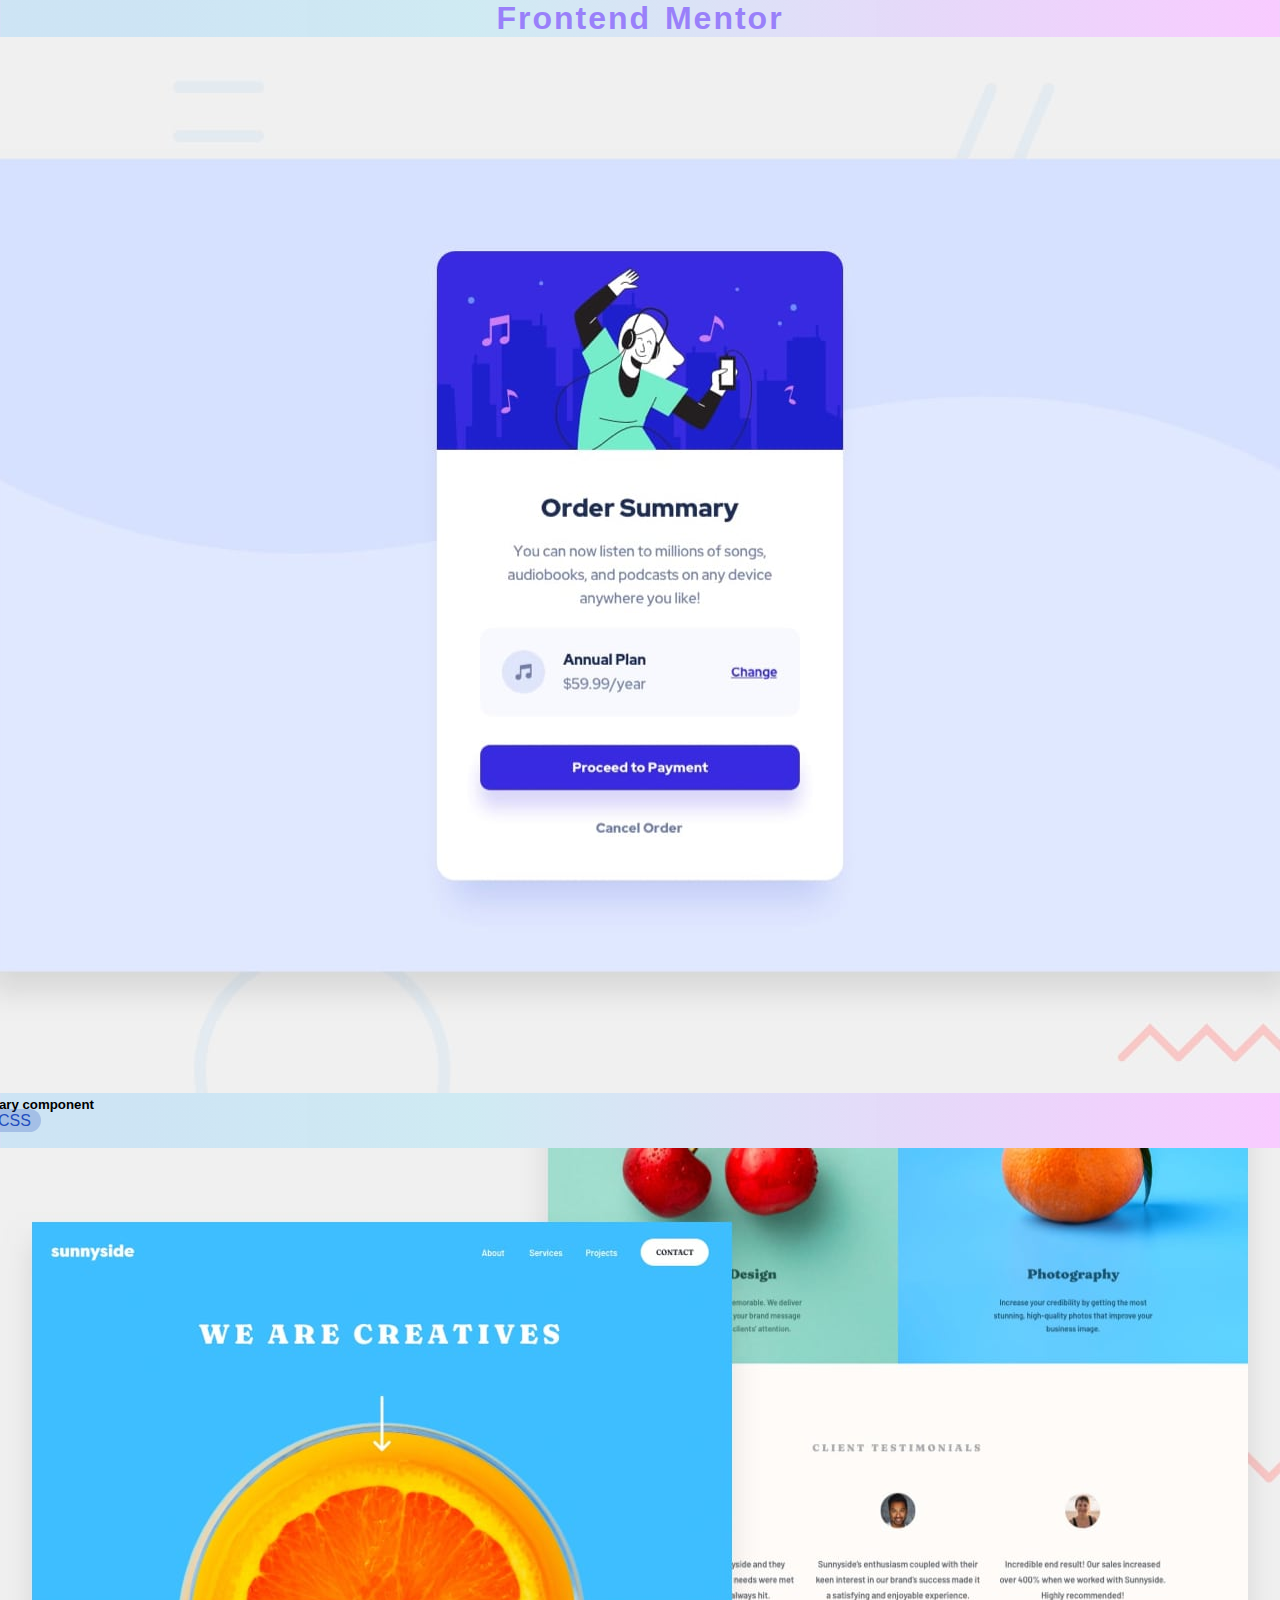
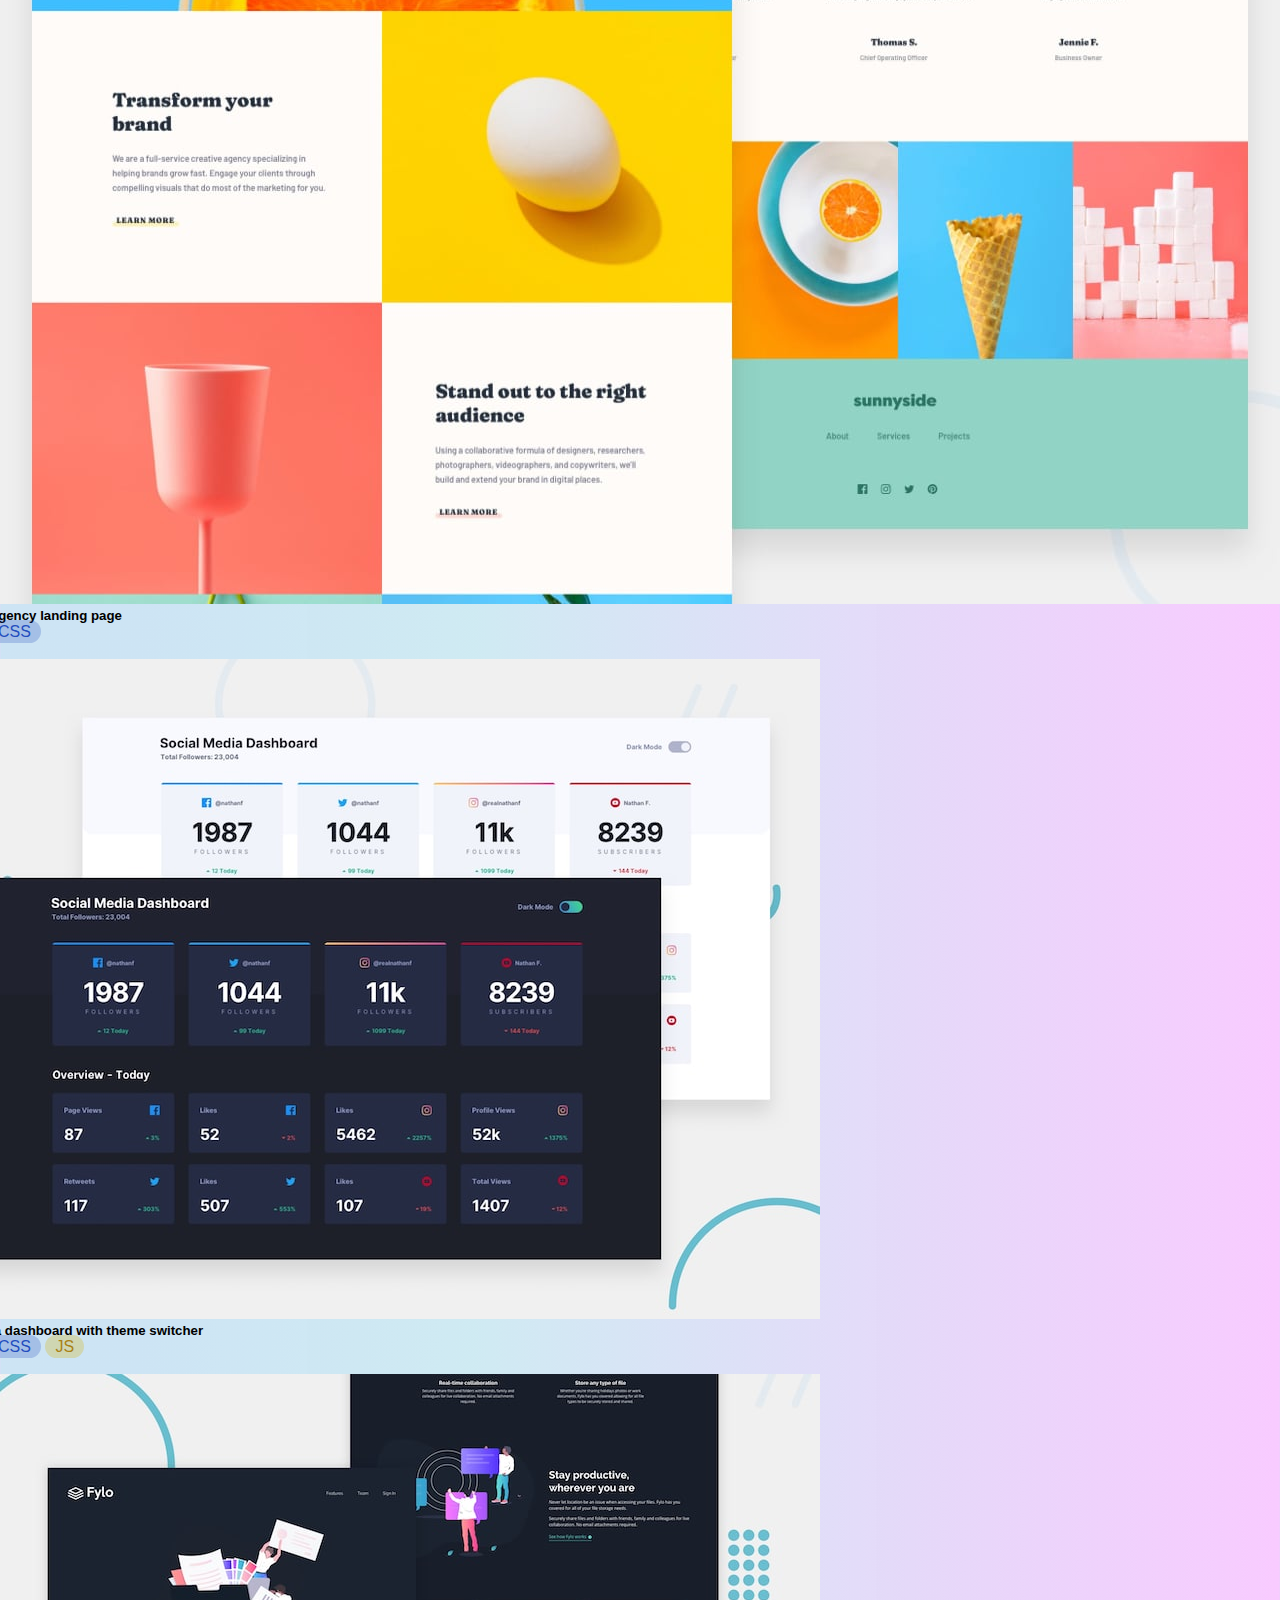
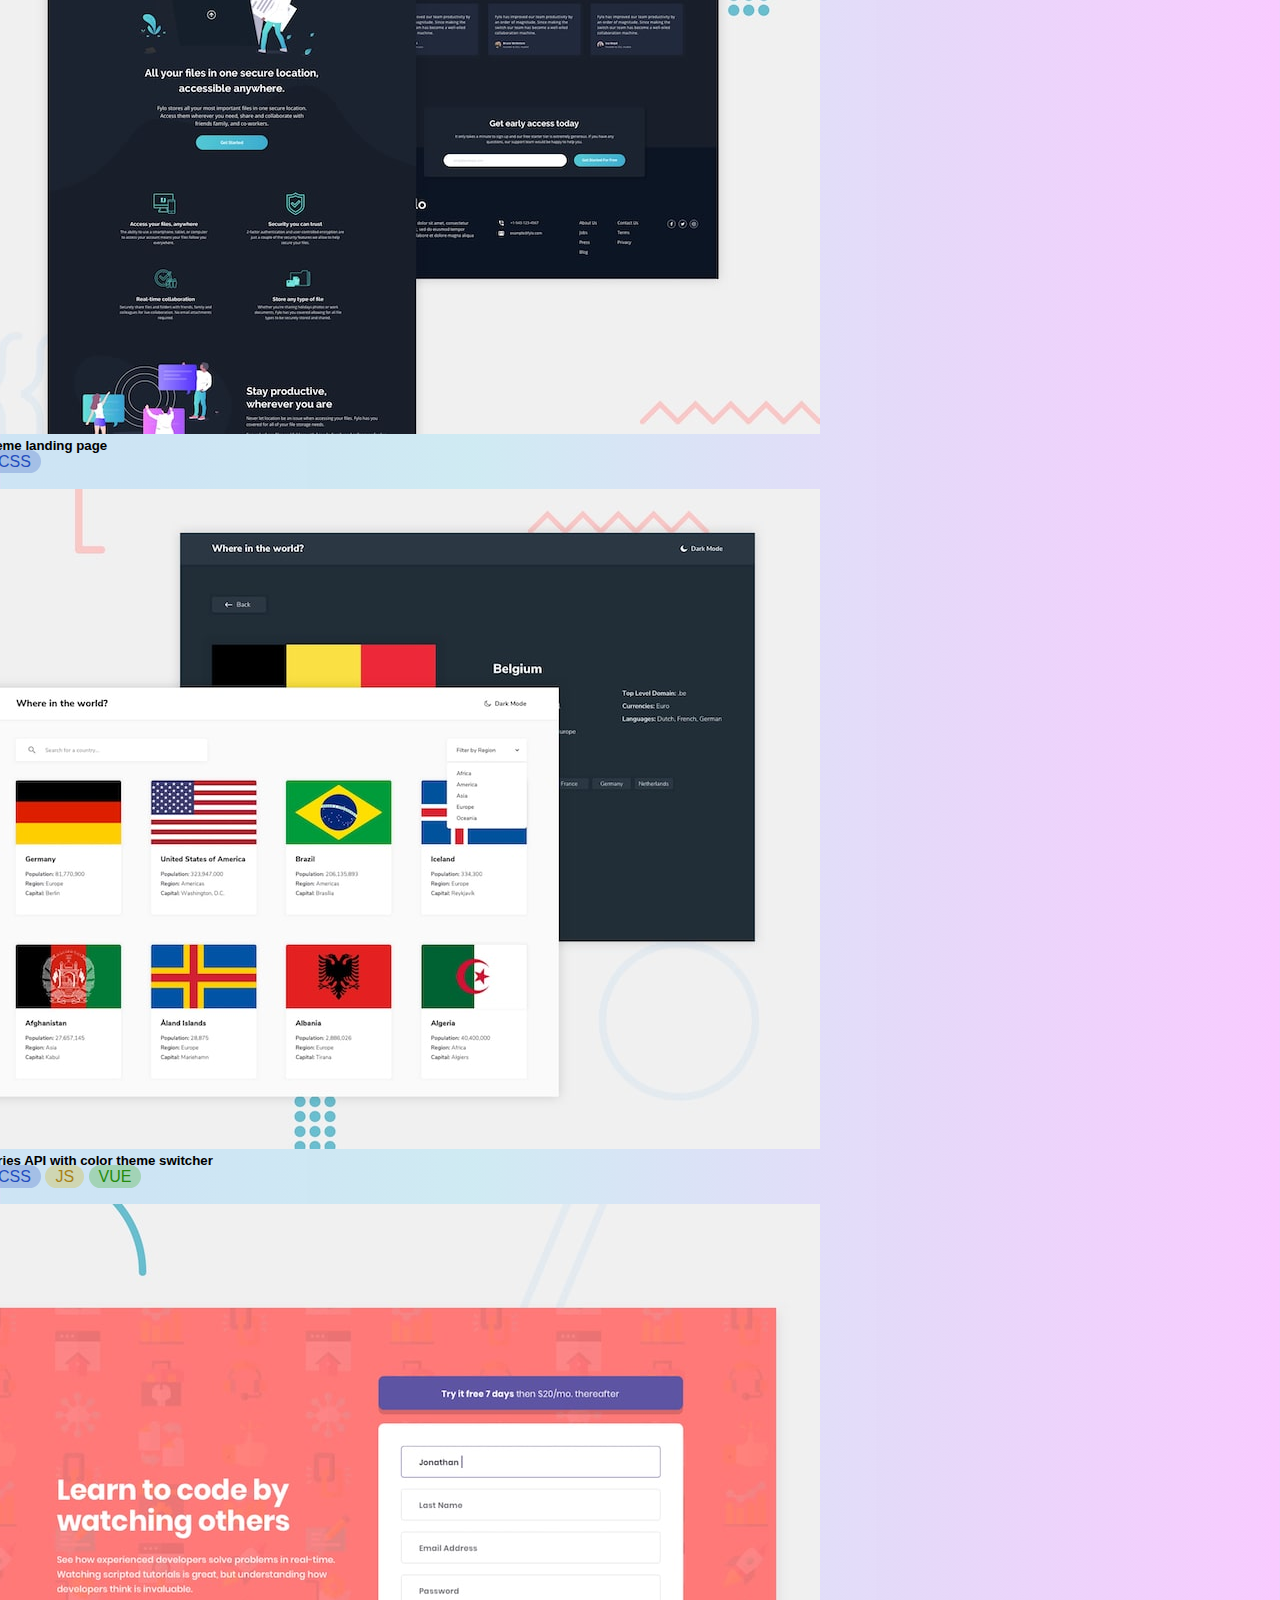
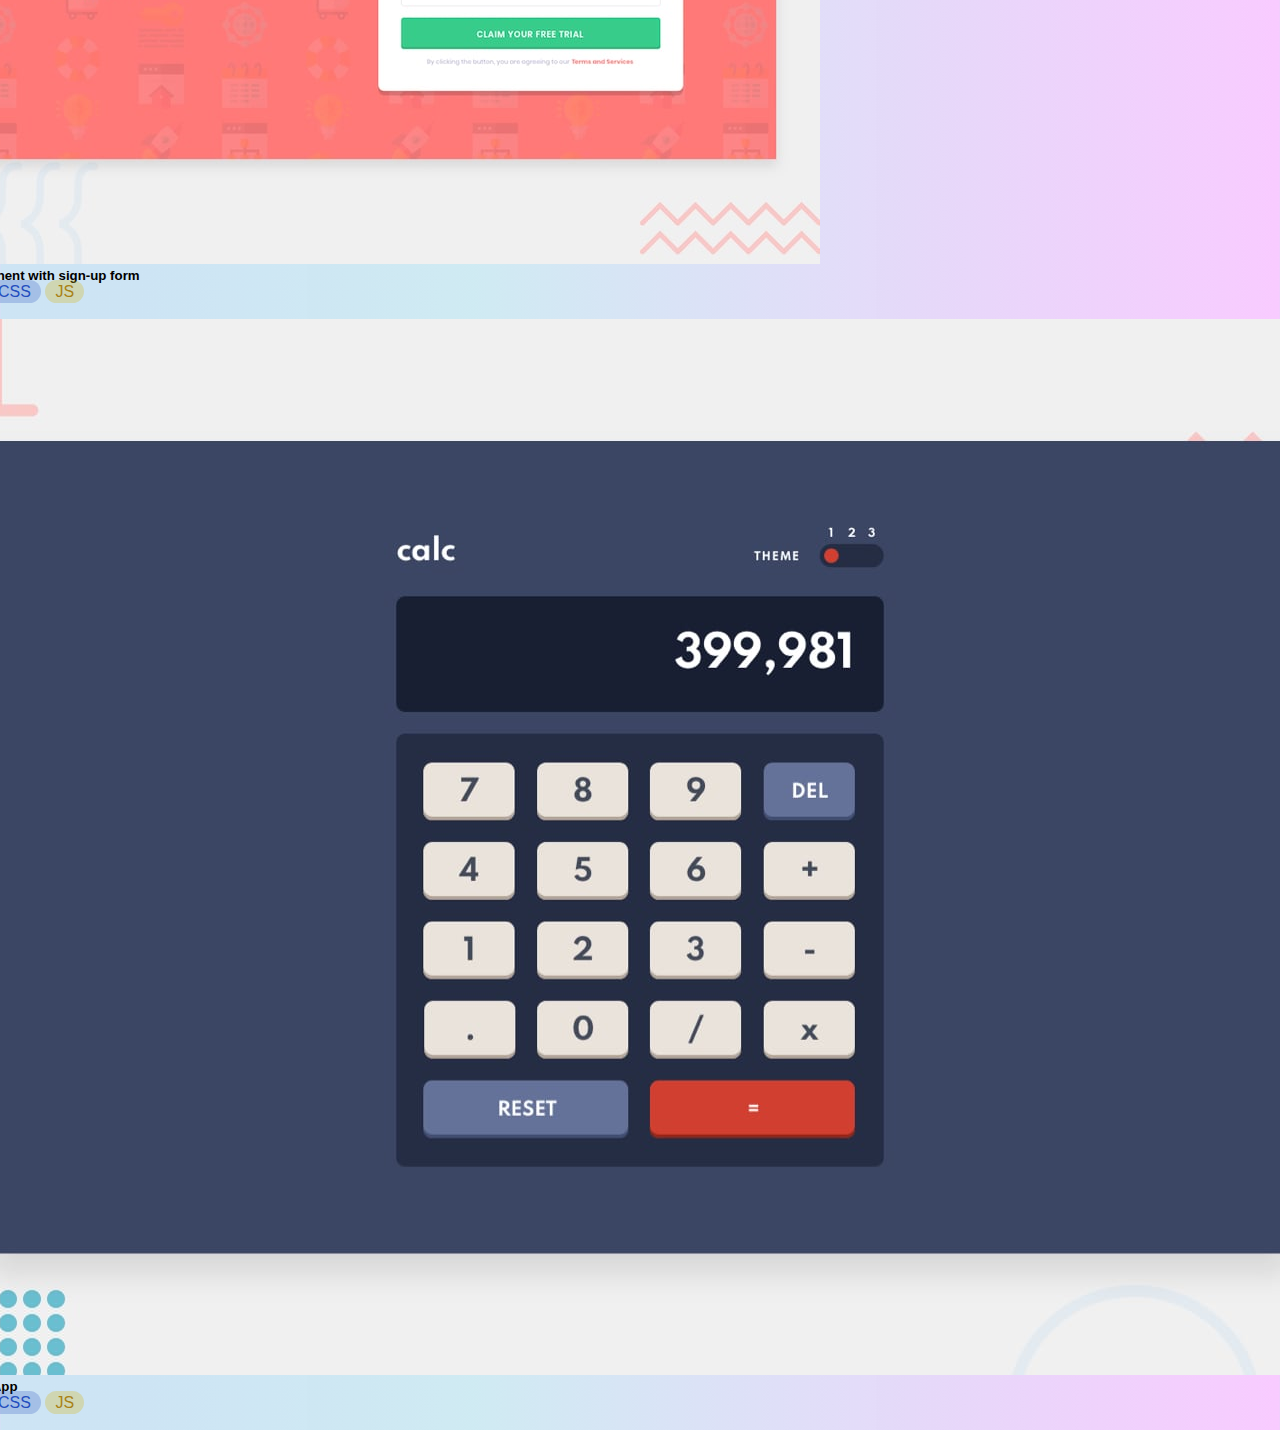
<file: index.html>
<!DOCTYPE html>
<html lang="en">
<head>
    <meta charset="UTF-8">
    <meta http-equiv="X-UA-Compatible" content="IE=edge">
    <meta name="viewport" content="width=device-width, initial-scale=1.0">
    <title>Frontend Mentor</title>
    <link href="https://cdn.jsdelivr.net/npm/bootstrap@5.1.3/dist/css/bootstrap.min.css" rel="stylesheet" integrity="sha384-1BmE4kWBq78iYhFldvKuhfTAU6auU8tT94WrHftjDbrCEXSU1oBoqyl2QvZ6jIW3" crossorigin="anonymous">
    <link rel="stylesheet" type="text/css" href="style.css">
    <script src="https://cdn.jsdelivr.net/npm/bootstrap@5.1.3/dist/js/bootstrap.bundle.min.js" integrity="sha384-ka7Sk0Gln4gmtz2MlQnikT1wXgYsOg+OMhuP+IlRH9sENBO0LRn5q+8nbTov4+1p" crossorigin="anonymous" defer></script>
</head>
<body>
    <div class="container-fluid">
        <h1 class="mt-5 mb-5 title">Frontend Mentor</h1>
        <div class="row mt-3">
            <div class="col-12 col-md-6 col-lg-3">
                <div class="col-12 card mt-3">
                    <img class="card-img-top" src="desafio-01/design/desktop-preview.jpg" alt="Card image cap">
                    <div class="card-body">
                    <h5 class="card-title">Order summary component &nbsp;&nbsp;&nbsp;&nbsp;&nbsp;&nbsp;&nbsp;</h5>
                    <div class="categories">
                        <label class="label-html">HTML</label>
                        <label class="label-css">CSS</label>
                    </div>
                    <a href="https://bruna-nunes.github.io/frontendmentor/desafio-01/" class="btn btn-primary">Ver projeto</a>
                    </div>
                </div>
            </div>
            <div class="col-12 col-md-6 col-lg-3">
                <div class="col-12 card mt-3">
                    <img class="card-img-top" src="desafio-02/design/desktop-preview.jpg" alt="Card image cap">
                    <div class="card-body">
                        <h5 class="card-title">Sunnyside agency landing page</h5>
                        <div class="categories">
                            <label class="label-html">HTML</label>
                            <label class="label-css">CSS</label>
                        </div>
                        <a href="https://bruna-nunes.github.io/frontendmentor/desafio-02/" class="btn btn-primary">Ver projeto</a>
                    </div>
                </div>
            </div>
            <div class="col-12 col-md-6 col-lg-3">
                <div class="col-12 card mt-3">
                    <img class="card-img-top" src="desafio-03/design/desktop-preview.jpg" alt="Card image cap">
                    <div class="card-body">
                        <h5 class="card-title">Social media dashboard with theme switcher</h5>
                        <div class="categories">
                            <label class="label-html">HTML</label>
                            <label class="label-css">CSS</label>
                            <label class="label-js">JS</label>
                        </div>
                        <a href="https://bruna-nunes.github.io/frontendmentor/desafio-03/" class="btn btn-primary">Ver projeto</a>
                    </div>
                </div>
            </div>
            <div class="col-12 col-md-6 col-lg-3">
                <div class="col-12 card mt-3">
                    <img class="card-img-top" src="desafio-04/design/desktop-preview.jpg" alt="Card image cap">
                    <div class="card-body">
                        <h5 class="card-title">Fylo dark theme landing page &nbsp;&nbsp;&nbsp;&nbsp;&nbsp;&nbsp;&nbsp;</h5>
                        <div class="categories">
                            <label class="label-html">HTML</label>
                            <label class="label-css">CSS</label>
                        </div>
                        <a href="https://bruna-nunes.github.io/frontendmentor/desafio-04/" class="btn btn-primary">Ver projeto</a>
                    </div>
                </div>
            </div>
            <div class="col-12 col-md-6 col-lg-3">
                <div class="col-12 card mt-3">
                    <img class="card-img-top" src="desafio-05/design/desktop-preview.jpg" alt="Card image cap">
                    <div class="card-body">
                        <h5 class="card-title">REST Countries API with color theme switcher</h5>
                        <div class="categories">
                            <label class="label-html">HTML</label>
                            <label class="label-css">CSS</label>
                            <label class="label-js">JS</label>
                            <label class="label-vue">VUE</label>
                        </div>
                        <a href="https://bruna-nunes.github.io/frontendmentor/desafio-05/" class="btn btn-primary">Ver projeto</a>
                    </div>
                </div>
            </div>
            <div class="col-12 col-md-6 col-lg-3">
                <div class="col-12 card mt-3">
                    <img class="card-img-top" src="desafio-06/design/desktop-preview.jpg" alt="Card image cap">
                    <div class="card-body">
                        <h5 class="card-title">Intro component with sign-up form</h5>
                        <div class="categories">
                            <label class="label-html">HTML</label>
                            <label class="label-css">CSS</label>
                            <label class="label-js">JS</label>
                        </div>
                        <a href="https://bruna-nunes.github.io/frontendmentor/desafio-06/" class="btn btn-primary">Ver projeto</a>
                    </div>
                </div>
            </div>
            <div class="col-12 col-md-6 col-lg-3">
                <div class="col-12 card mt-3">
                    <img class="card-img-top" src="desafio-07/design/desktop-preview.jpg" alt="Card image cap">
                    <div class="card-body">
                        <h5 class="card-title">Calculador App </h5>
                        <div class="categories mt-4">
                            <label class="label-html">HTML</label>
                            <label class="label-css">CSS</label>
                            <label class="label-js">JS</label>
                        </div>
                        <a href="https://bruna-nunes.github.io/frontendmentor/desafio-07/" class="btn btn-primary">Ver projeto</a>
                    </div>
                </div>
            </div>
        </div>
    </div>
</body>
</html>
</file>
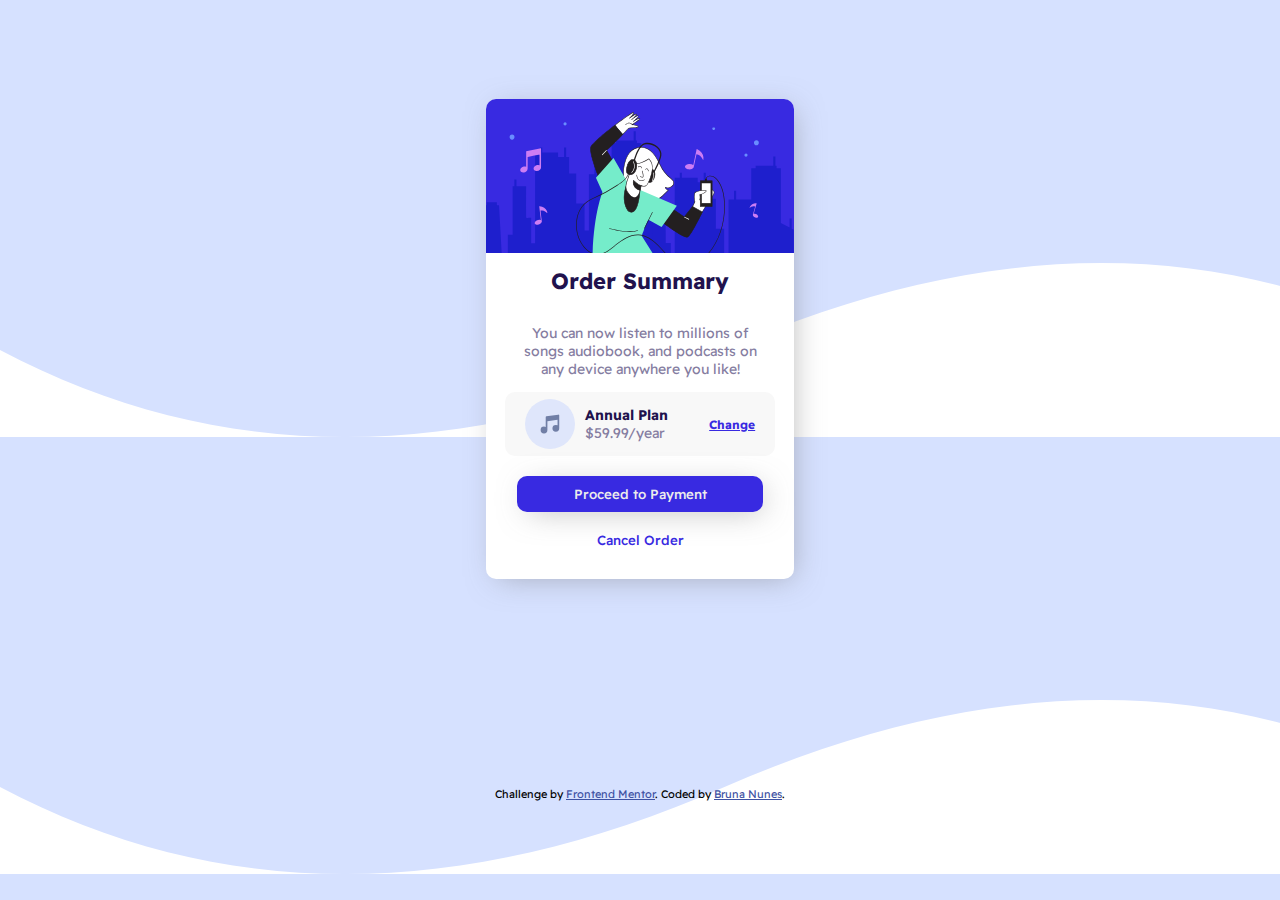
<file: desafio-01/index.html>
<!DOCTYPE html>
<html lang="en">
<head>
  <meta charset="UTF-8">
  <meta name="viewport" content="width=device-width, initial-scale=1.0"> <!-- displays site properly based on user's device -->

  <link rel="icon" type="image/png" sizes="32x32" href="./images/favicon-32x32.png">
  <link rel="stylesheet" href="estilo.css">
  
  <title>Frontend Mentor | Order summary card</title>

</head>
<body>

  <div class="container">
    <div class="card">
      <div class="card-header">
      </div>
      <div class="card-body">
        <h1>Order Summary</h1>
        <p>You can now listen to millions of songs audiobook, and podcasts on any device anywhere you like!</p>
        <div class="annual-plan">
          <div class="flex-inline">
            <img src="images/icon-music.svg" width="50" height="50">
            <p>
              <strong class="p-annual-plan">Annual Plan</strong> 
              <br>
              $59.99/year
            </p>
          </div>
          <a class="" href="#">Change</a>
        </div>
        <button type="button" class="botao-roxo">Proceed to Payment</button>
        <button type="button">Cancel Order</button>
      </div>
    </div>
    <div class="attribution">
      Challenge by <a href="https://www.frontendmentor.io?ref=challenge" target="_blank">Frontend Mentor</a>. 
      Coded by <a href="https://github.com/bruna-nunes">Bruna Nunes</a>.
    </div>
  </div>
  
</body>
</html>
</file>
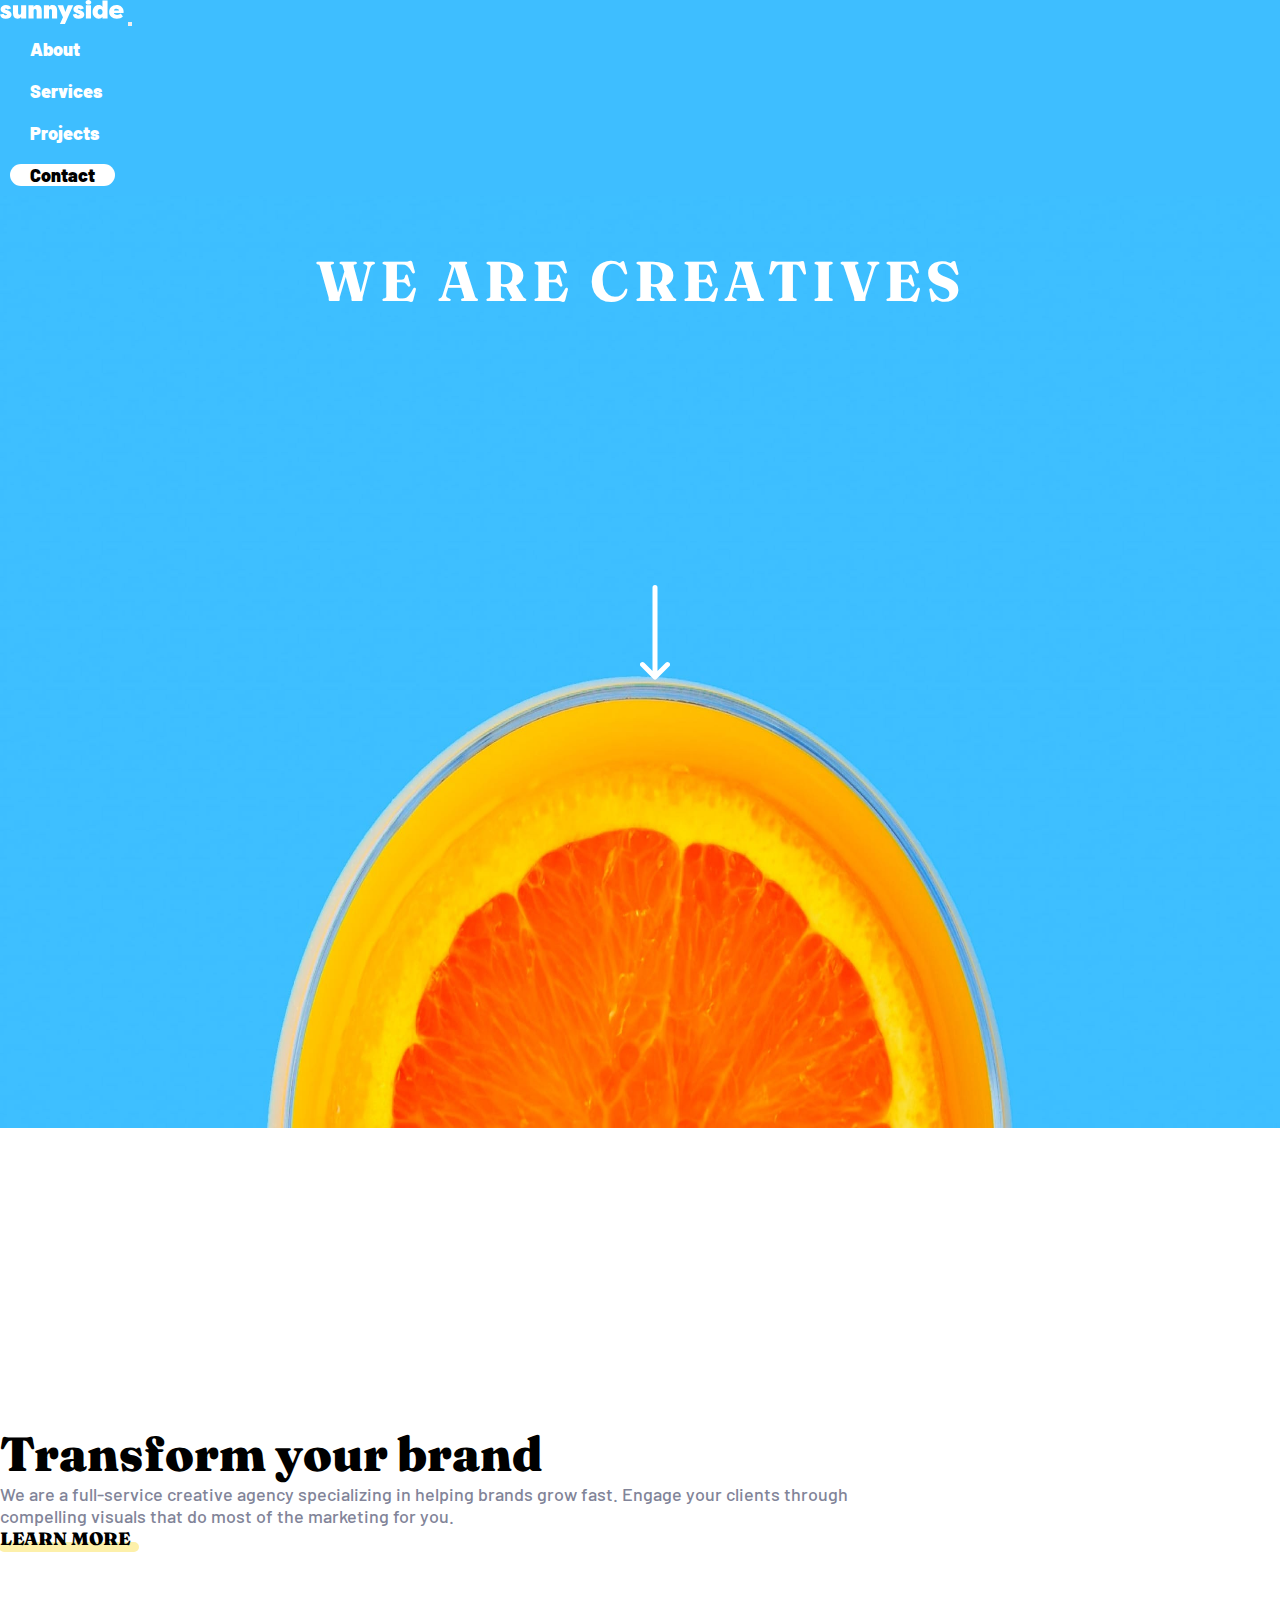
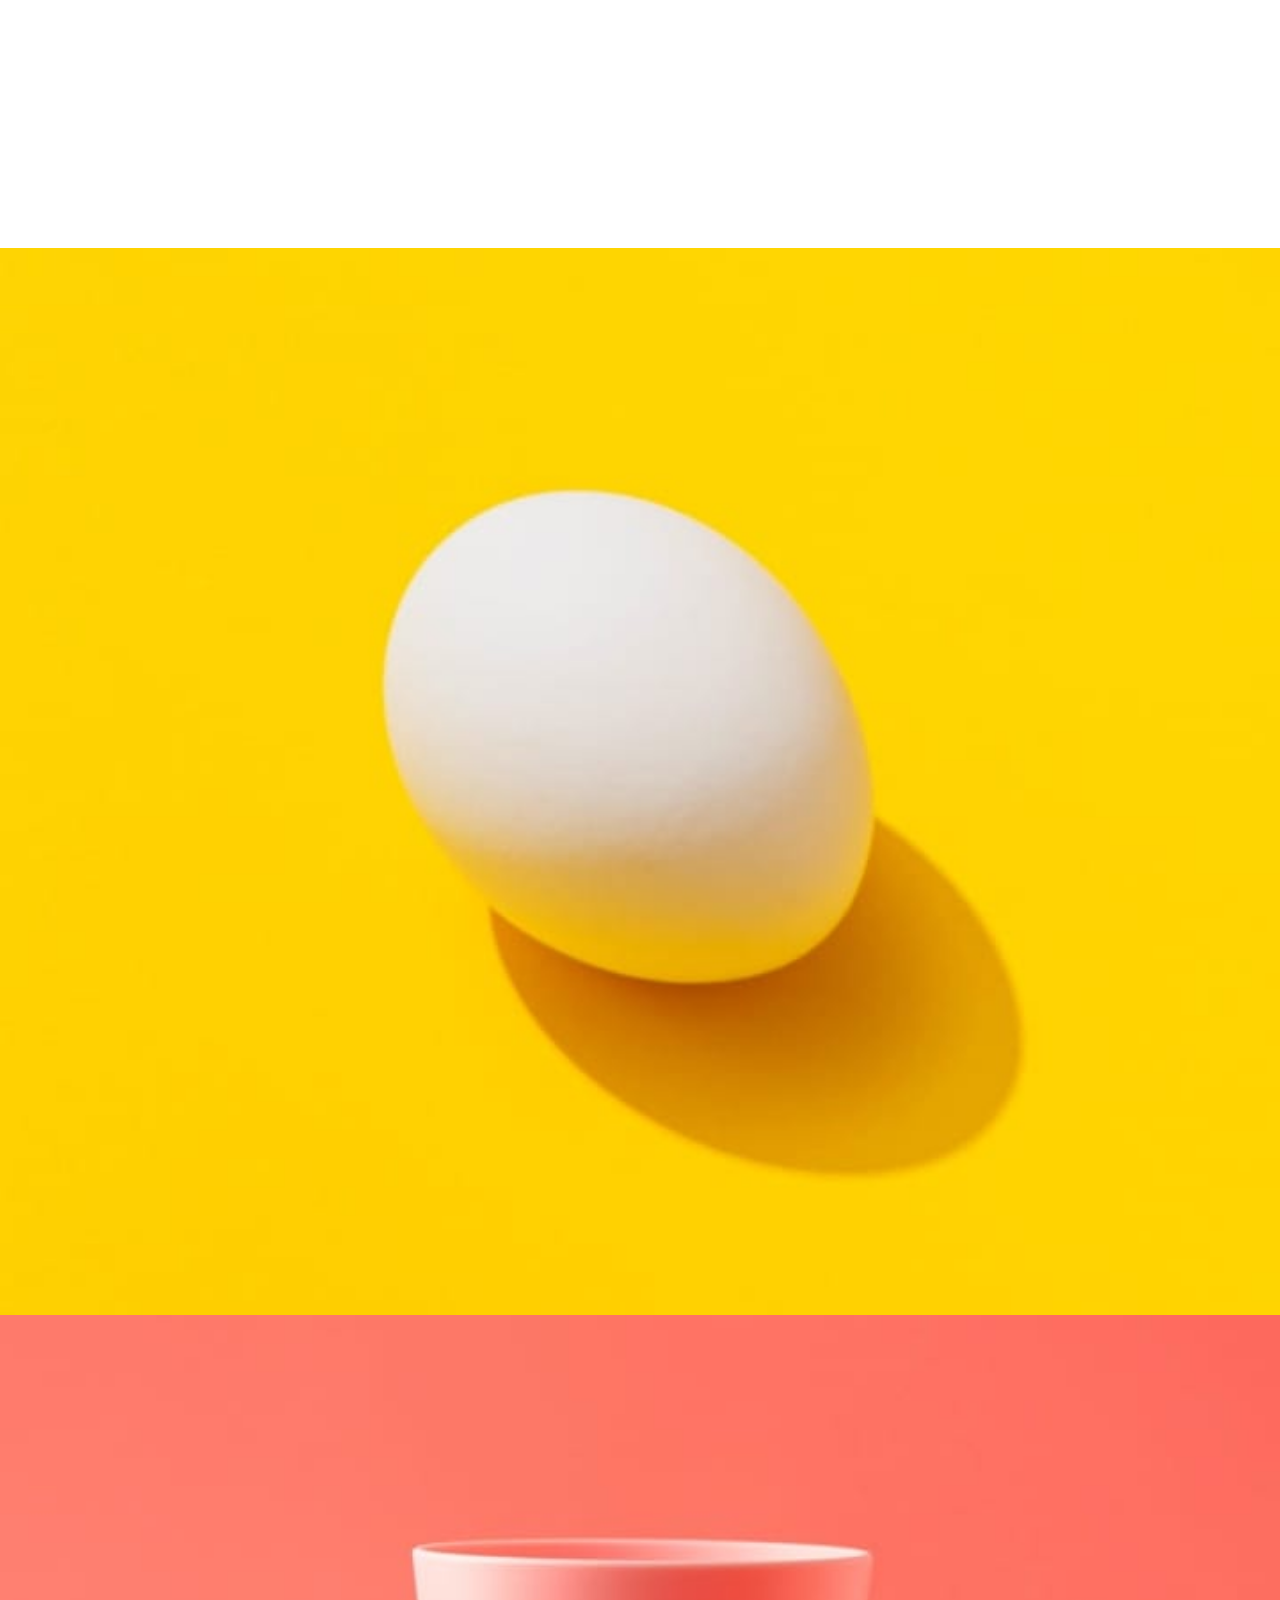
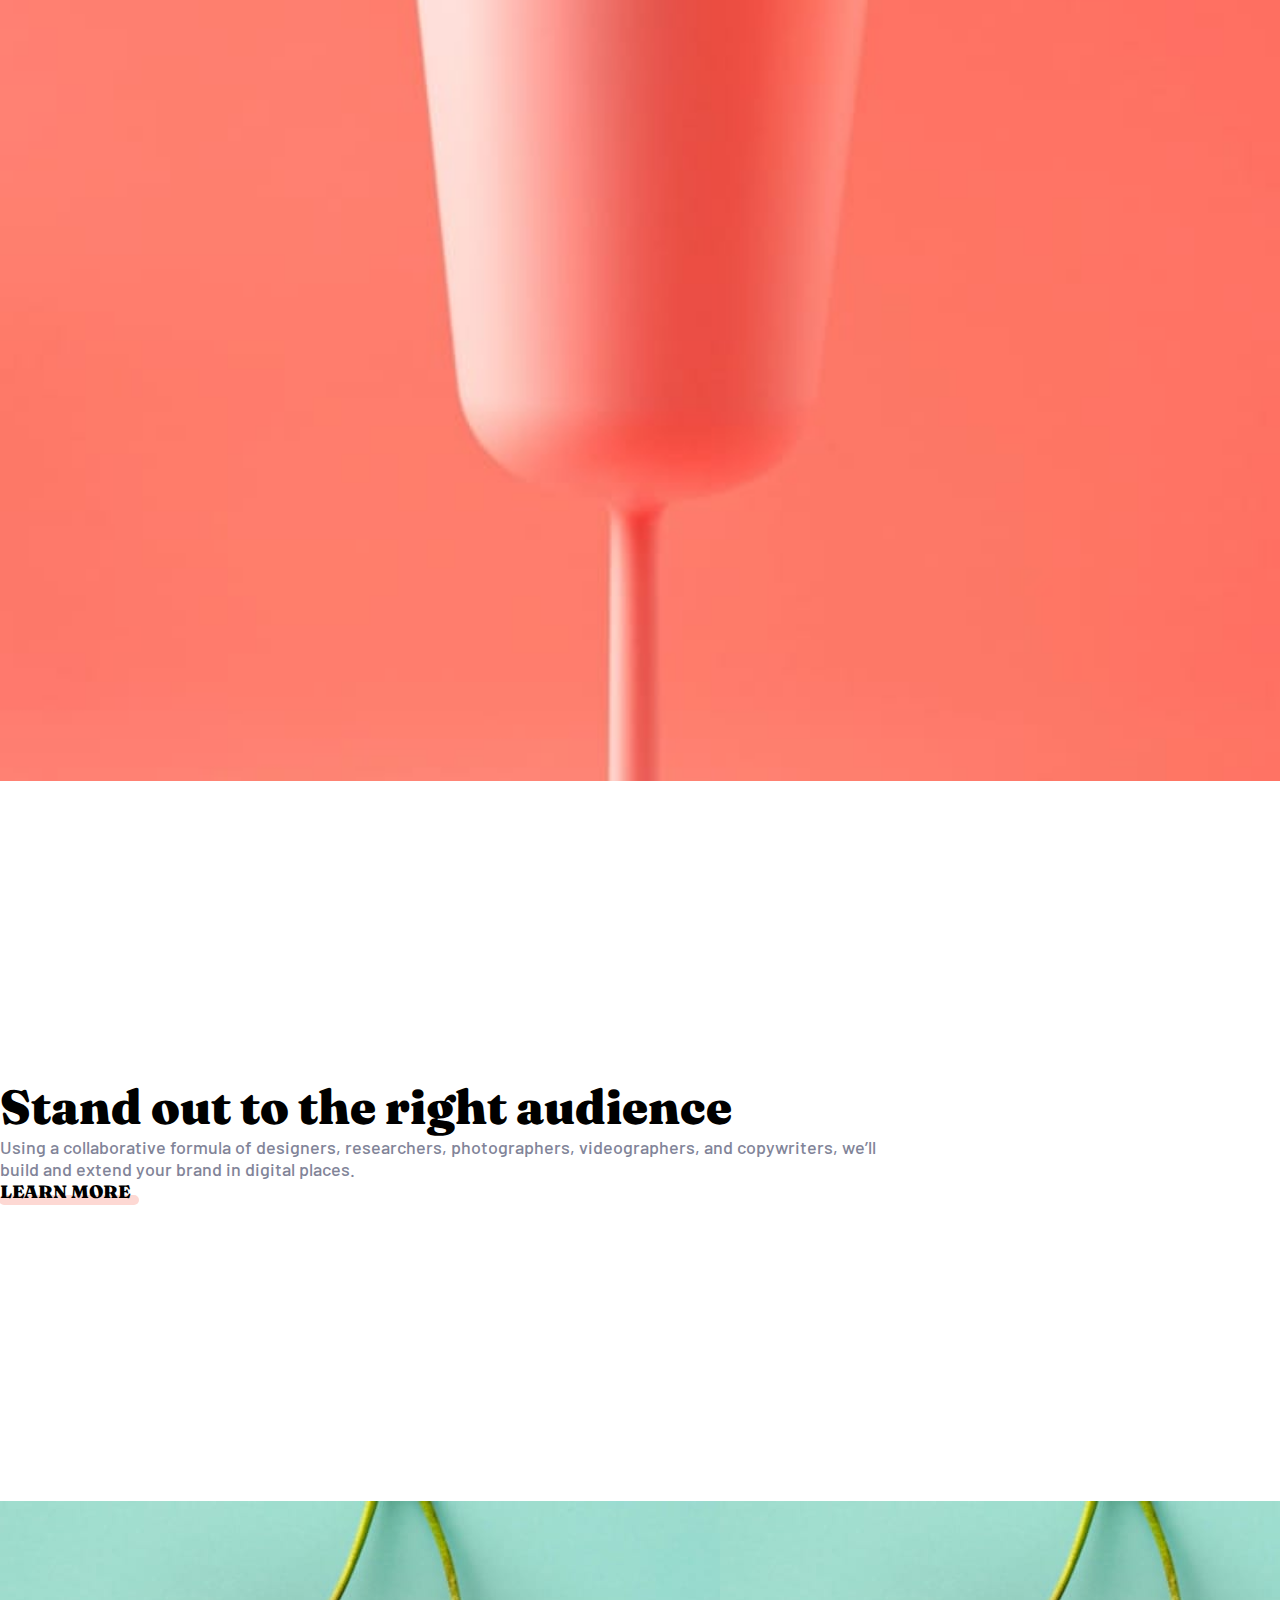
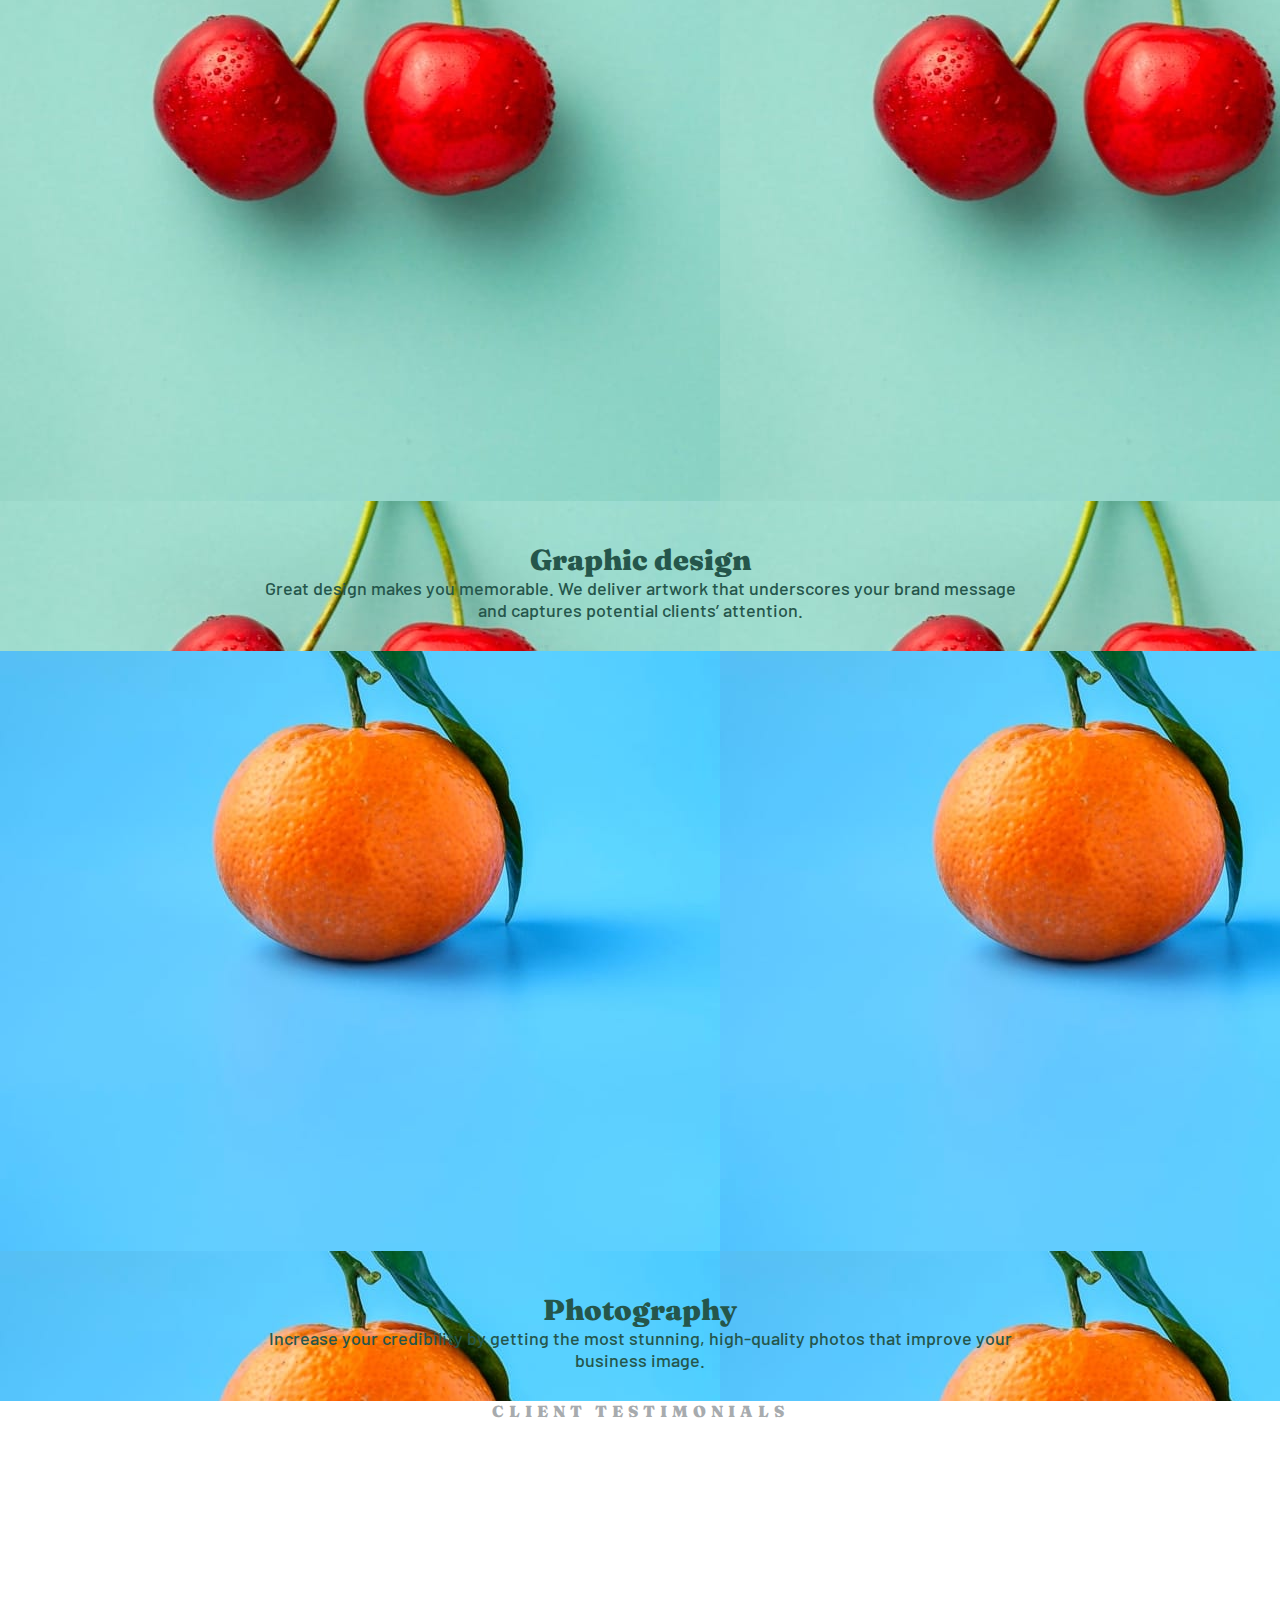
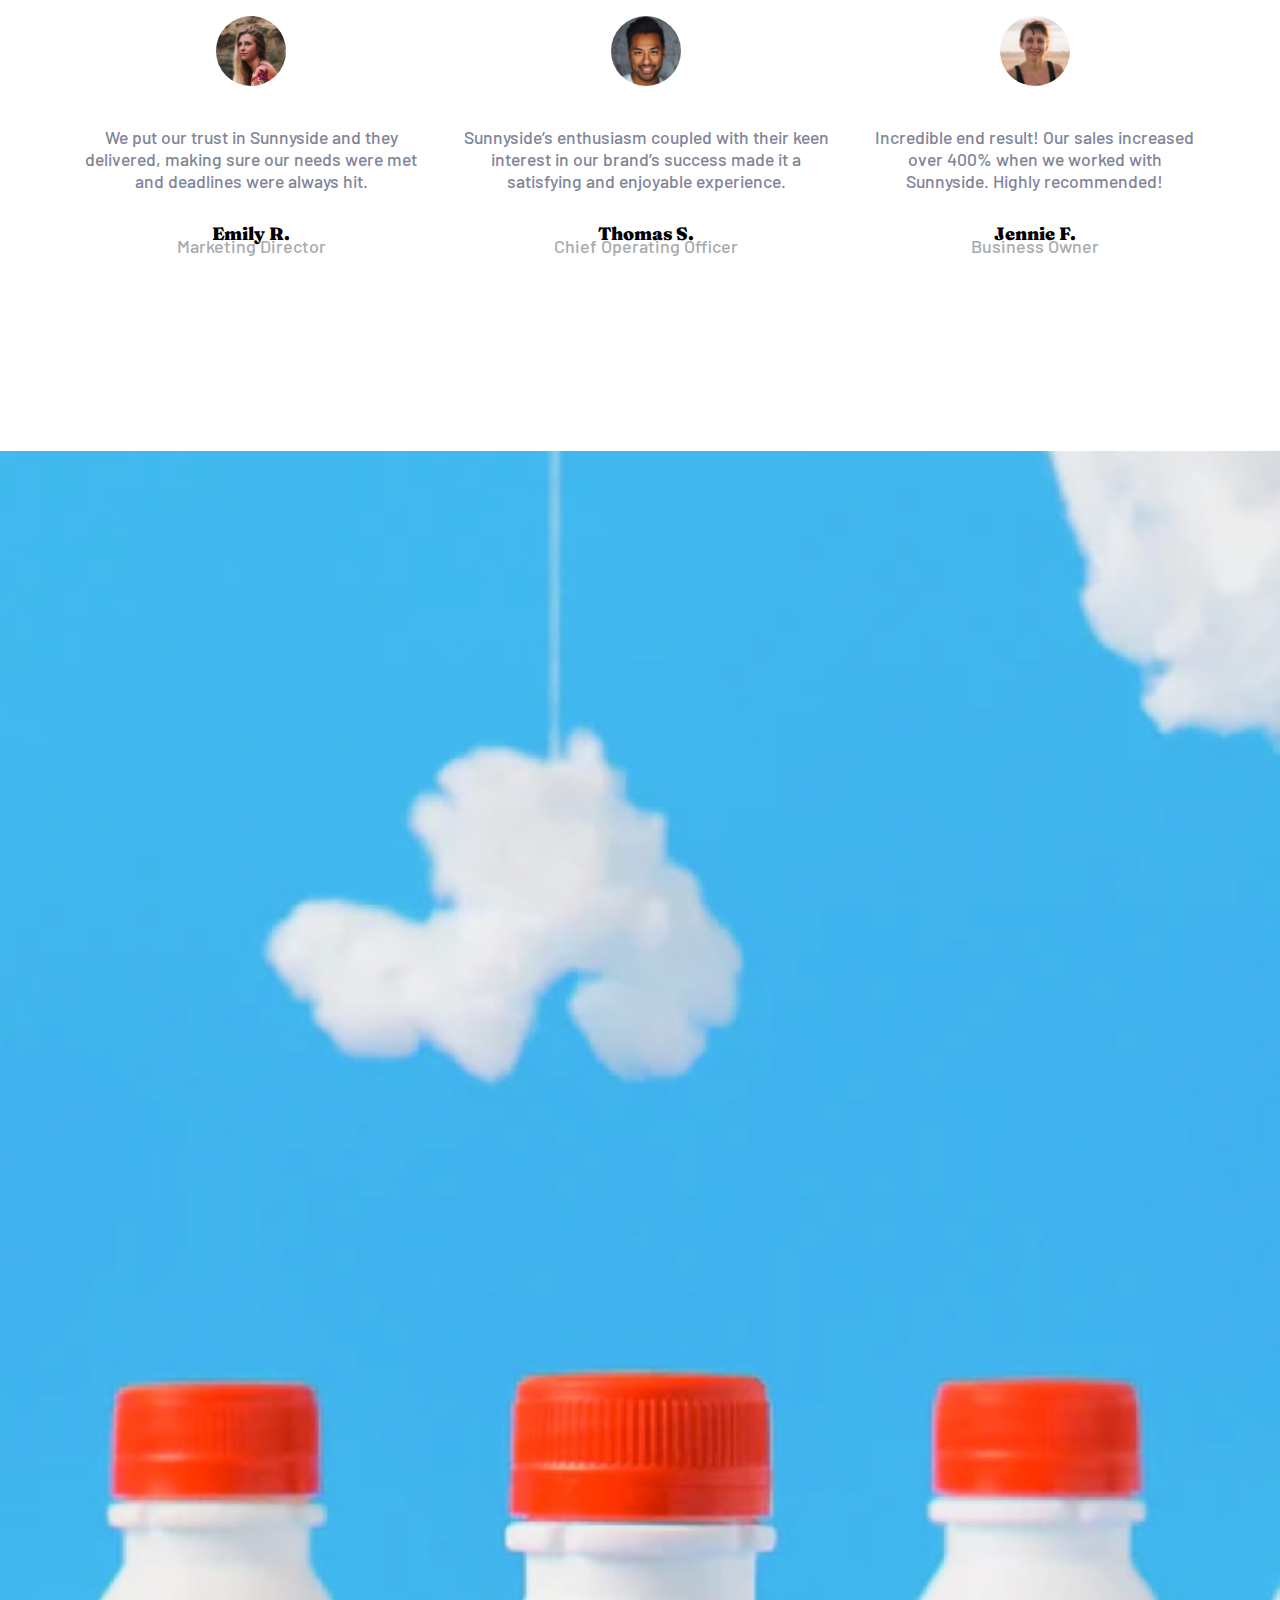
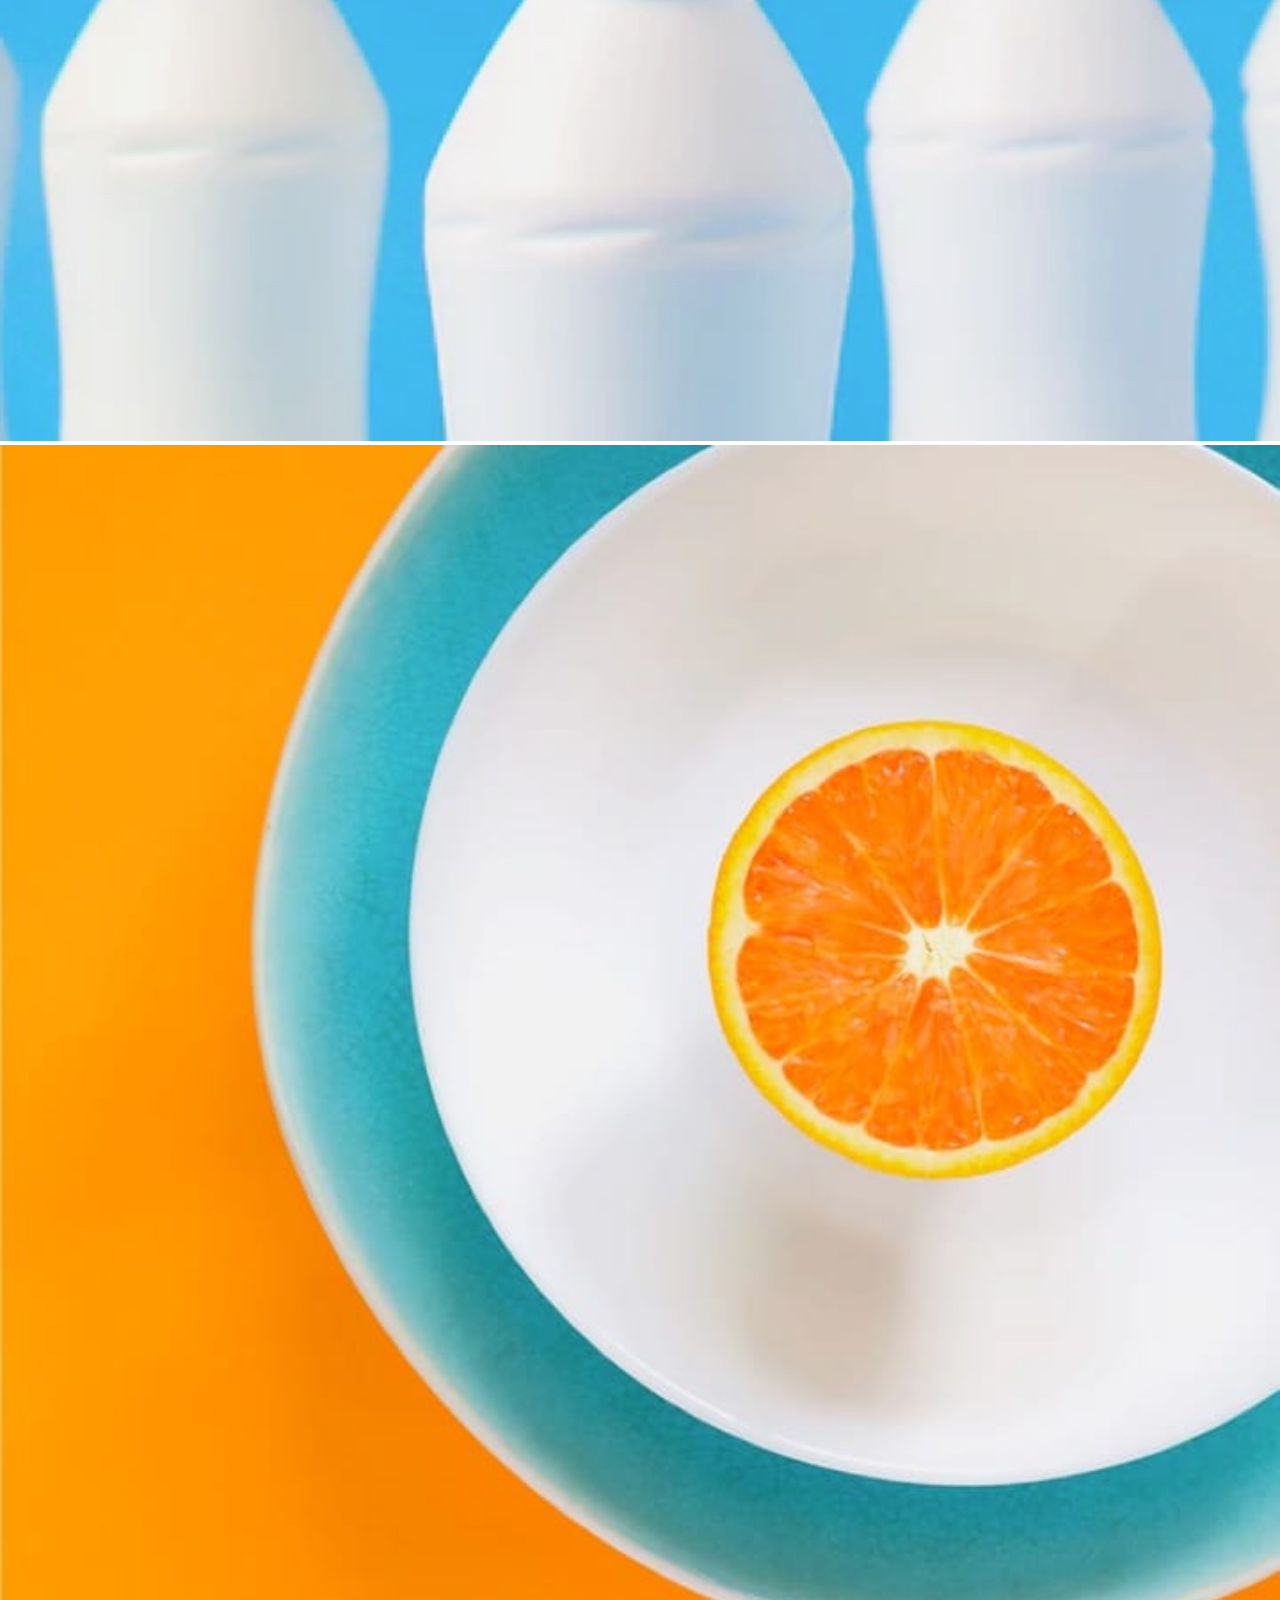
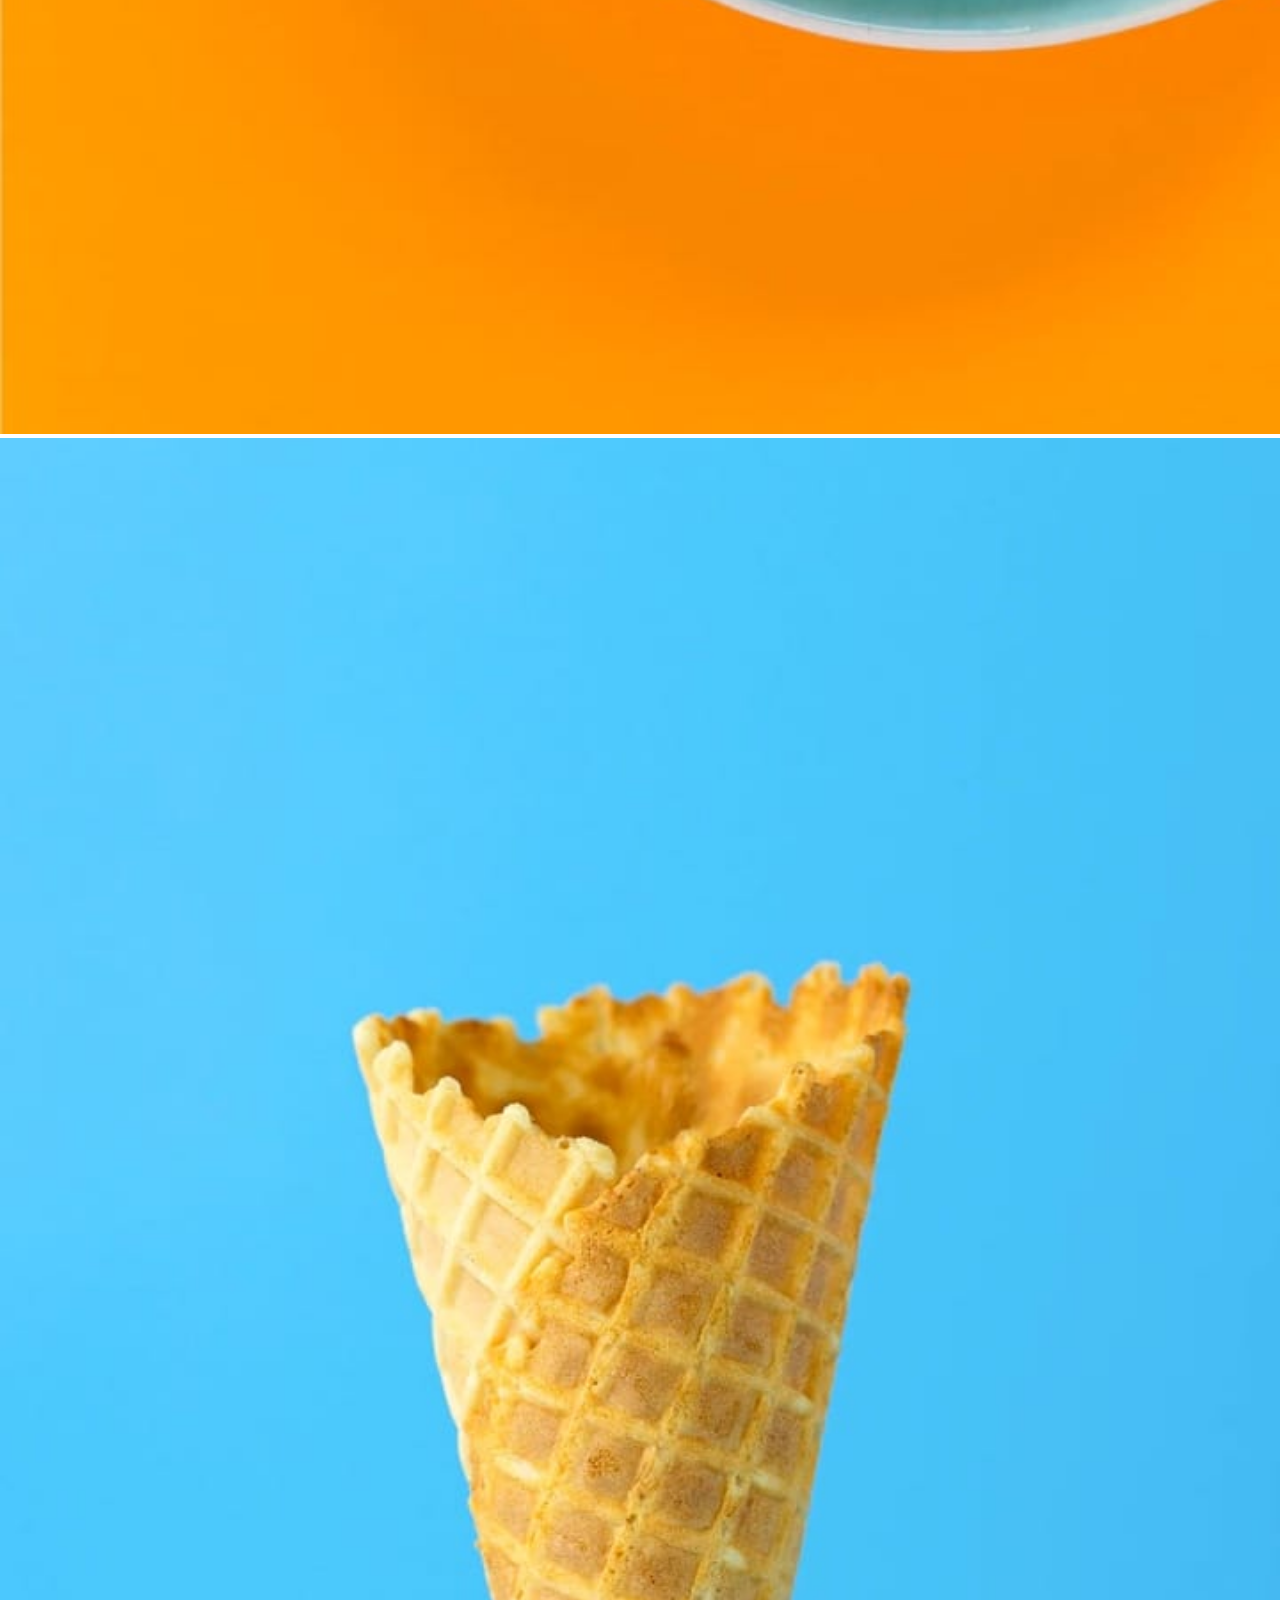
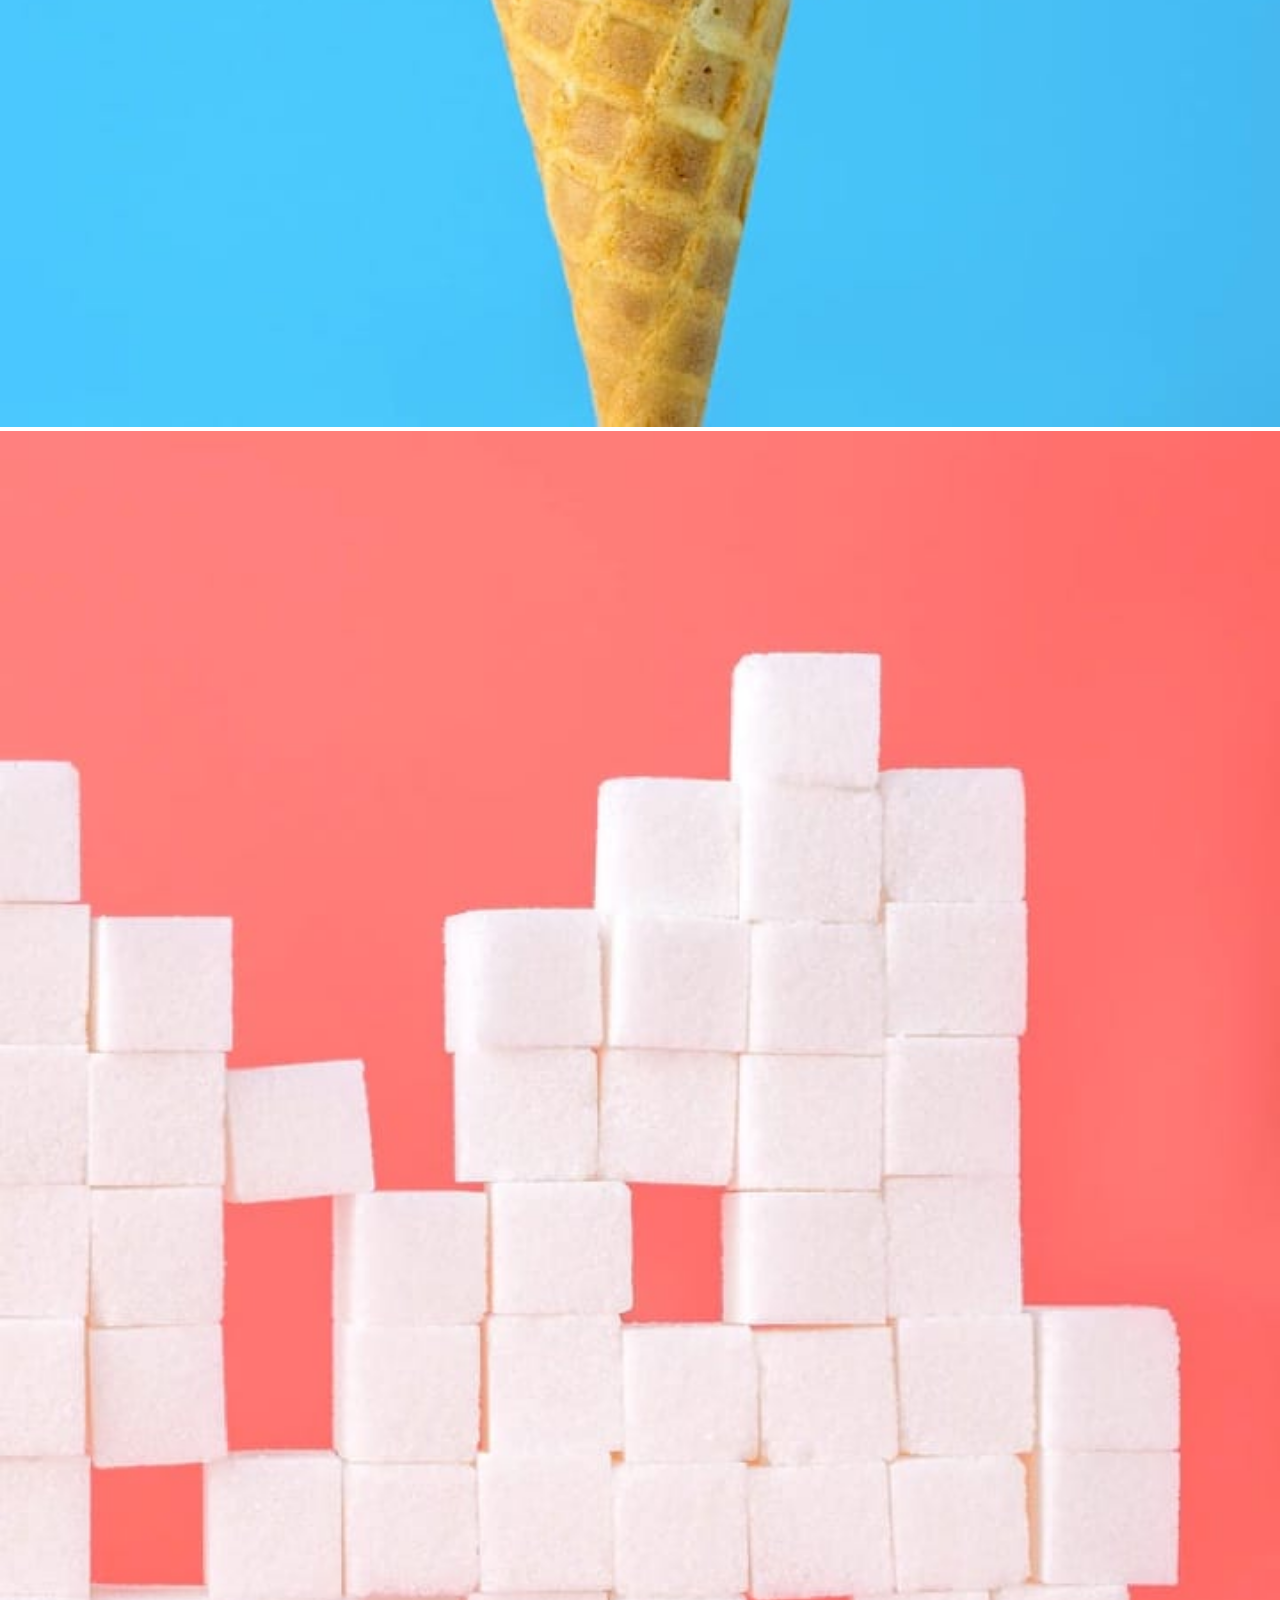
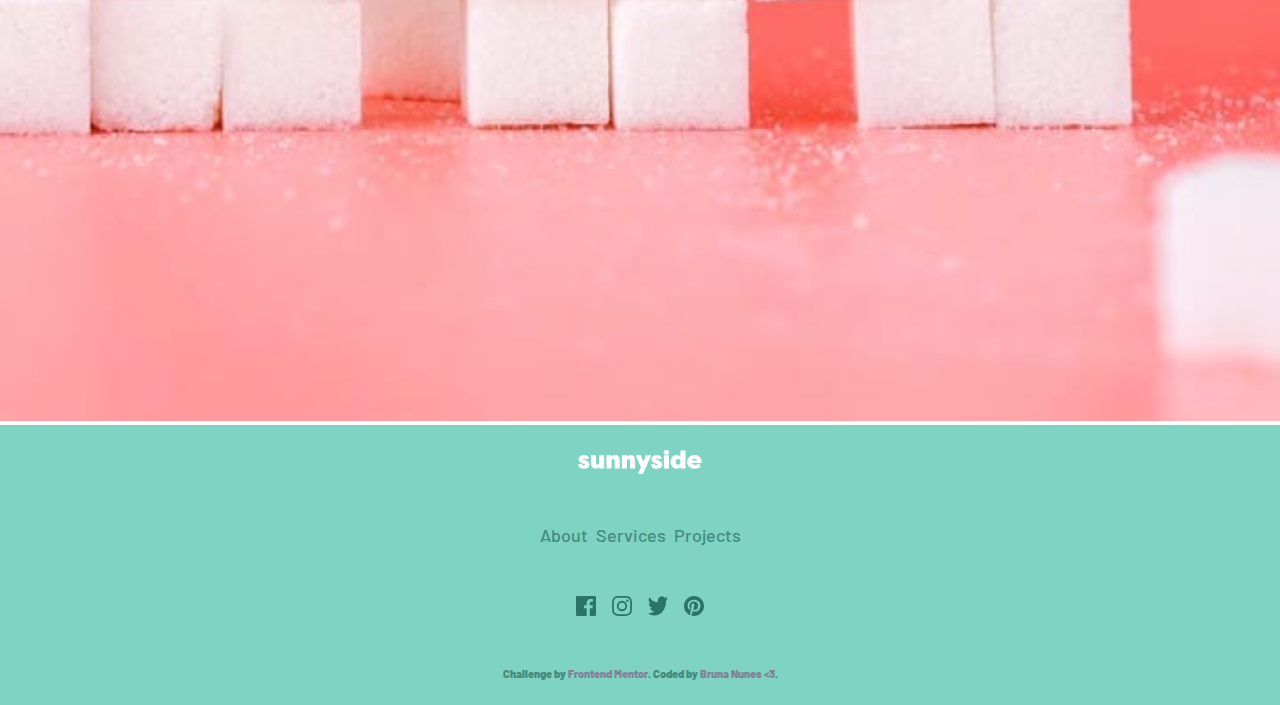
<file: desafio-02/index.html>
<!DOCTYPE html>
<html lang="en">
<head>
  <meta charset="UTF-8">
  <meta name="viewport" content="width=device-width, initial-scale=1.0"> <!-- displays site properly based on user's device -->

  <link rel="icon" type="image/png" sizes="32x32" href="./images/favicon-32x32.png">
  
  <title>Frontend Mentor | Sunnyside agency landing page</title>

  <link href="https://cdn.jsdelivr.net/npm/bootstrap@5.1.3/dist/css/bootstrap.min.css" rel="stylesheet" integrity="sha384-1BmE4kWBq78iYhFldvKuhfTAU6auU8tT94WrHftjDbrCEXSU1oBoqyl2QvZ6jIW3" crossorigin="anonymous">
  <link rel="stylesheet" type="text/css" href="style.css">

  <script src="https://cdn.jsdelivr.net/npm/bootstrap@5.1.3/dist/js/bootstrap.bundle.min.js" integrity="sha384-ka7Sk0Gln4gmtz2MlQnikT1wXgYsOg+OMhuP+IlRH9sENBO0LRn5q+8nbTov4+1p" crossorigin="anonymous" defer></script>
  <!-- Feel free to remove these styles or customise in your own stylesheet 👍 -->
  <style>
    .attribution { font-size: 11px; text-align: center; }
    .attribution a { color: hsl(228, 45%, 44%); }
  </style>
</head>
<body>
  <header>
    <nav class="navbar navbar-expand-lg navbar-light navbar-azul">
      <div class="container-fluid">
        <a class="navbar-brand mx-4" href="#"><img src="images/logo.svg"></a>
        <button class="navbar-toggler" type="button" data-bs-toggle="collapse" data-bs-target="#navbarSupportedContent" aria-controls="navbarSupportedContent" aria-expanded="false" aria-label="Toggle navigation">
          <span class="navbar-toggler-icon"></span>
        </button>
        <div class="collapse navbar-collapse" id="navbarSupportedContent">
          <ul class="navbar-nav ms-auto mb-2 mb-lg-0">
            <li class="nav-item">
              <a class="nav-link active" aria-current="page" href="#">About</a>
            </li>
            <li class="nav-item">
              <a class="nav-link" href="#">Services</a>
            </li>
            <li class="nav-item">
              <a class="nav-link" href="#">Projects</a>
            </li>
            <li class="nav-item">
              <a class="nav-link nav-link-contato" href="#">Contact</a>
            </li>
          </ul>
        </div>
      </div>
    </nav>
  </header>
  <main class="conteudo">
    <section class="header">
      <h1>We are creatives</h1>
      <img src="images/icon-arrow-down.svg" width="30">
    </section>
    <section class="row">
      <div class="col-12 col-md-6 col-lg-6 section-texto">
        <h2 class="mx-auto pb-4">Transform your brand</h2>

        <p class="mx-auto pb-4">We are a full-service creative agency specializing in helping brands grow fast. 
        Engage your clients through compelling visuals that do most of the marketing for you.</p>
      
        <p class="leia-mais mx-auto leia-mais-transform">Learn more</p>
      </div>
      <div class="col-12 col-md-6 col-lg-6 section-foto">
        <img src="images/desktop/image-transform.jpg" class="image-desktop" alt="">
        <img src="images/mobile/image-transform.jpg" class="image-mobile" alt="">
      </div>
    </section>
    <section class="row">
      <div class="col-12 col-md-6 col-lg-6 section-foto">
        <img src="images/desktop/image-stand-out.jpg" class="image-desktop" alt="">
        <img src="images/mobile/image-stand-out.jpg" class="image-mobile" alt="">

      </div>
      <div class="col-12 col-md-6 col-lg-6 section-texto">
        <h2 class="mx-auto pb-4">Stand out to the right audience</h2>

        <p class="mx-auto pb-4">Using a collaborative formula of designers, researchers, photographers, videographers, and copywriters, we’ll build and extend your brand in digital places.</p>
      
        <p class="leia-mais mx-auto leia-mais-stand">Learn more</p>
      </div>
    </section>
    <section class="row mb-5">
      <div class="col-12 col-md-6 col-lg-6 section-graphic-design">
        <h3>Graphic design</h3>
        <p>Great design makes you memorable. We deliver artwork that underscores your brand message and captures potential clients’ attention.
        </p>
      </div>
      <div class="col-12 col-md-6 col-lg-6 section-photography">
        <h3>Photography</h3>
        <p>Increase your credibility by getting the most stunning, high-quality photos that improve your business image.
        </p>
      </div>
    </section>
    <section class="row mt-5 mb-3">
      <div class="col-12 titulo-testemunhos">
        CLIENT TESTIMONIALS
      </div>
    </section>
    <section class="row testemunhos mb-5">
      <div class="col-12 col-md-4 testemunho">
        <img src="images/image-emily.jpg">
        <p class="p-testemunho">We put our trust in Sunnyside and they delivered, making sure our needs were met and deadlines were always hit.</p>
        <p class="autor-testemunho">Emily R.</p>
        <p class="cargo-testemunho">Marketing Director</p>
      </div>
      <div class="col-12 col-md-4 testemunho">
        <img src="images/image-thomas.jpg">
        <p class="p-testemunho">Sunnyside’s enthusiasm coupled with their keen interest in our brand’s success made it a satisfying and enjoyable experience.</p>
        <p class="autor-testemunho">Thomas S.</p>
        <p class="cargo-testemunho">Chief Operating Officer</p>
      </div>
      <div class="col-12 col-md-4 testemunho">
        <img src="images/image-jennie.jpg">
        <p class="p-testemunho">Incredible end result! Our sales increased over 400% when we worked with Sunnyside. Highly recommended!</p>
        <p class="autor-testemunho">Jennie F.</p>
        <p class="cargo-testemunho">Business Owner</p>
      </div>
    </section>
    <section class="row">
      <div class="col-6 col-md-3 col-lg-3 section-galeria">
        <img src="images/desktop/image-gallery-milkbottles.jpg" alt="">
      </div>
      <div class="col-6 col-md-3 col-lg-3 section-galeria">
        <img src="images/desktop/image-gallery-orange.jpg" alt="">
      </div>
      <div class="col-6 col-md-3 col-lg-3 section-galeria">
        <img src="images/desktop/image-gallery-cone.jpg" alt="">
      </div>
      <div class="col-6 col-md-3 col-lg-3 section-galeria">
        <img src="images/desktop/image-gallery-sugarcubes.jpg" alt="">
      </div>
    </section>
  </main>
  <footer>
    <img src="images/logo.svg" class="logo-rodape mt-5">
    <div class="itens-rodape d-flex">
      <p>About&nbsp;&nbsp;</p>
      <p>Services&nbsp;&nbsp;</p>
      <p>Projects</p>
    </div>
    <div class="redes-sociais">
      <img src="images/icon-facebook.svg">
      <img src="images/icon-instagram.svg">
      <img src="images/icon-twitter.svg">
      <img src="images/icon-pinterest.svg">
    </div>
    <div class="attribution">
      Challenge by <a href="https://www.frontendmentor.io?ref=challenge" target="_blank">Frontend Mentor</a>. 
      Coded by <a href="https://github.com/bruna-nunes">Bruna Nunes <3</a>.
    </div>
      
  </footer>

  <!--
  <div class="attribution">
    Challenge by <a href="https://www.frontendmentor.io?ref=challenge" target="_blank">Frontend Mentor</a>. 
    Coded by <a href="#">Your Name Here</a>.
  </div>-->
  
</body>
</html>
</file>
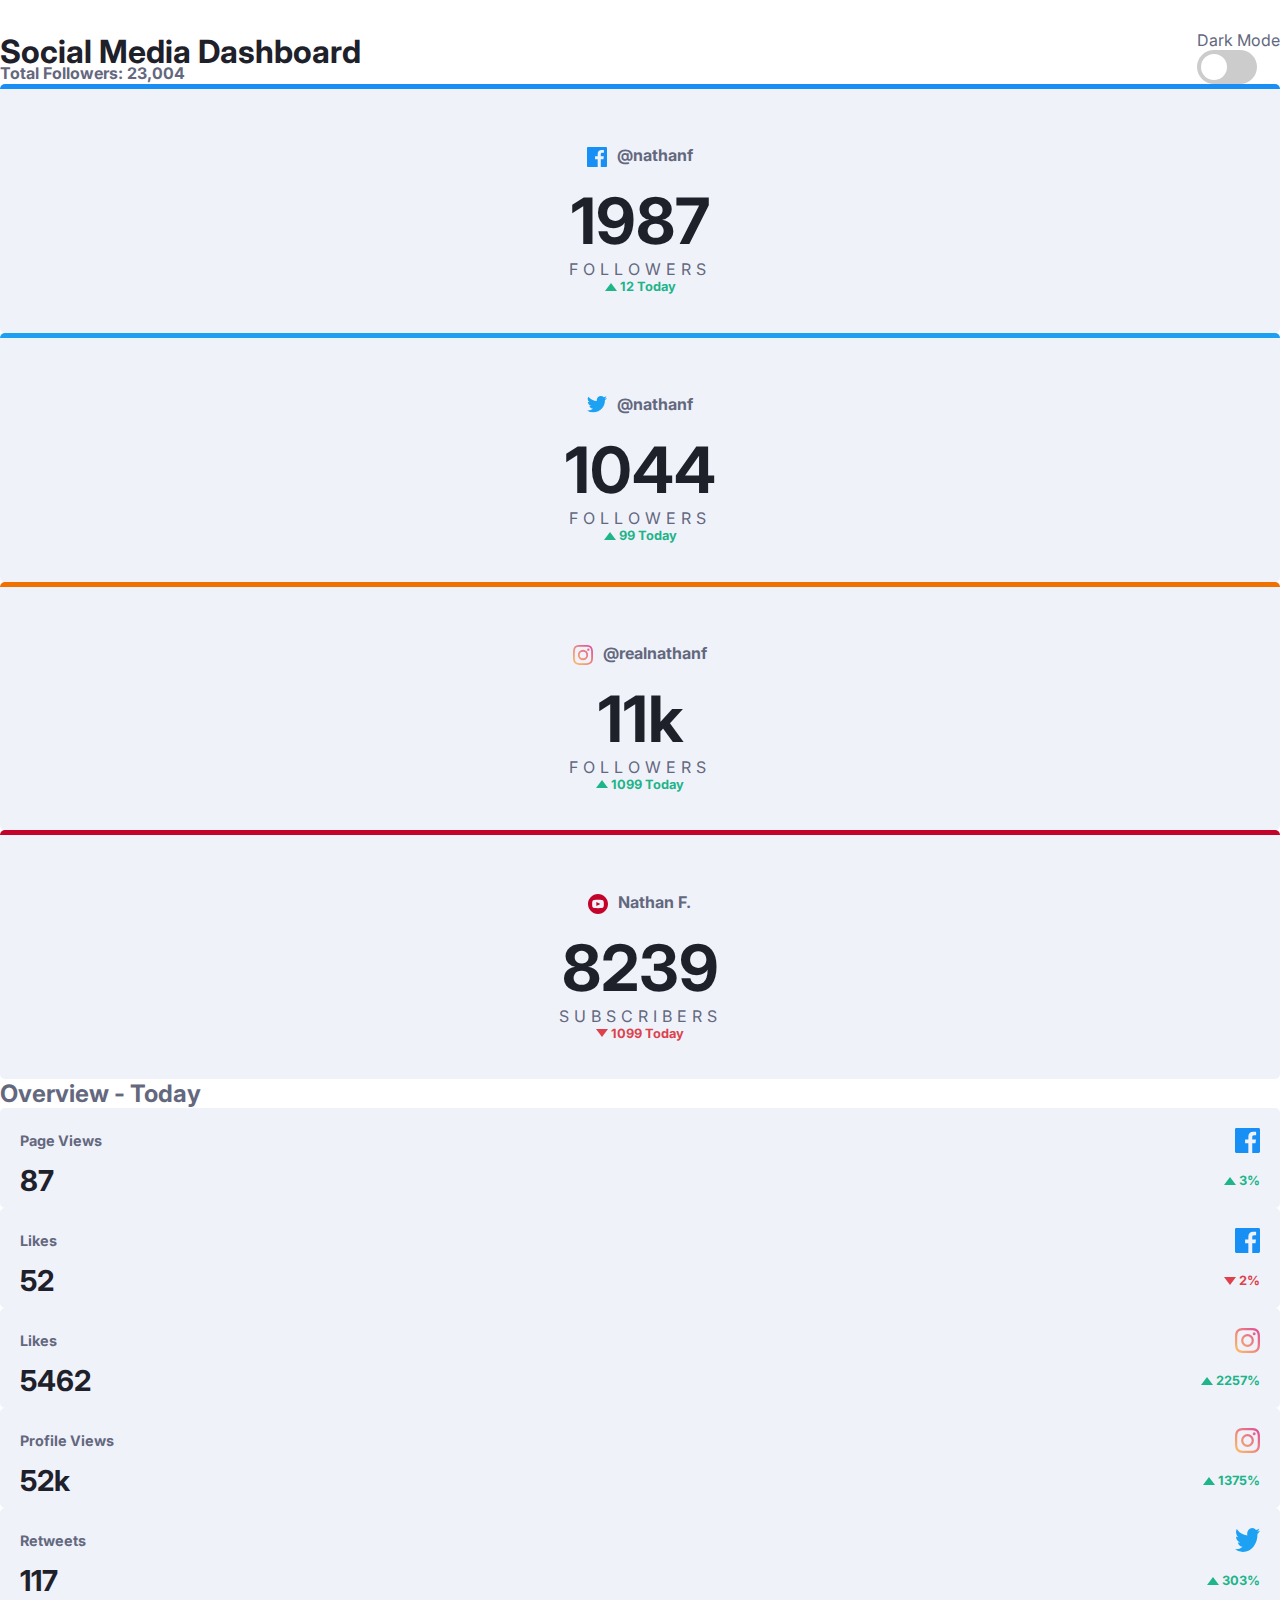
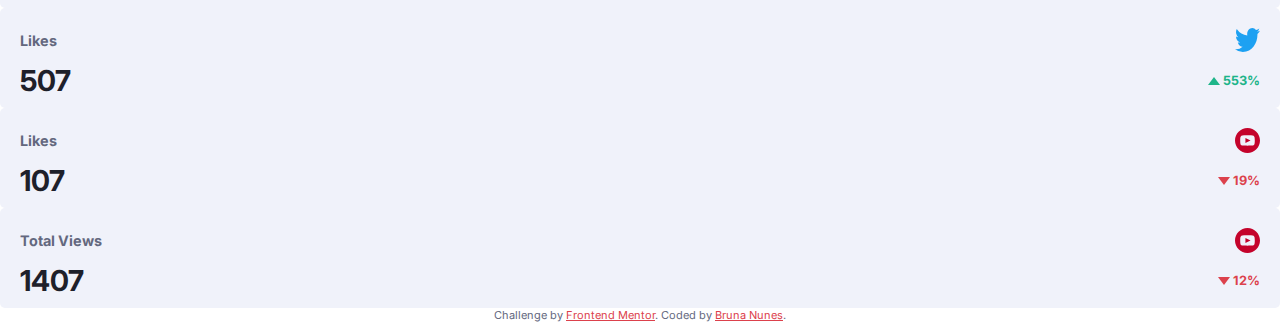
<file: desafio-03/index.html>
<!DOCTYPE html>
<html lang="en">
<head>
  <meta charset="UTF-8">
  <meta name="viewport" content="width=device-width, initial-scale=1.0"> <!-- displays site properly based on user's device -->

  <link rel="icon" type="image/png" sizes="32x32" href="./images/favicon-32x32.png">
  
  <title>Frontend Mentor | [Challenge Name Here]</title>
  <link href="https://cdn.jsdelivr.net/npm/bootstrap@5.1.3/dist/css/bootstrap.min.css" rel="stylesheet" integrity="sha384-1BmE4kWBq78iYhFldvKuhfTAU6auU8tT94WrHftjDbrCEXSU1oBoqyl2QvZ6jIW3" crossorigin="anonymous">
  <link rel="stylesheet" type="text/css" href="style.css">

  <script src="https://cdn.jsdelivr.net/npm/bootstrap@5.1.3/dist/js/bootstrap.bundle.min.js" integrity="sha384-ka7Sk0Gln4gmtz2MlQnikT1wXgYsOg+OMhuP+IlRH9sENBO0LRn5q+8nbTov4+1p" crossorigin="anonymous" defer></script>
  <script src="index.js" defer></script>
</head>
<body>
  <div class="container">
    <header class="row">
      <div class="col-12 header">
        <div>
          <h1>Social Media Dashboard</h1>
          <p class="total-followers">Total Followers: 23,004</p>
        </div>
        <div class="d-flex">
          <p class="me-2 mt-3 p-dark-model">Dark Mode</p>
          <div class="theme-switch-wrapper">
            <label class="theme-switch" for="checkbox">
              <input type="checkbox" id="checkbox" />
            <div class="slider round"></div>
            </label>
          </div>
        </div>
      </div>
    </header>
    <main>
      <section class="row">
        <div class="col-12 col-md-6 col-lg-3 mt-5">
          <div class="col-12 followers-facebook">
            <div class="user-rede-social">
              <img src="images/icon-facebook.svg">
              <p class="user-card">@nathanf</p>
            </div>
            <h2 class="number-followers">1987</h2>
            <p class="text-followers">Followers</p>
            <div class="statistic-card">
              <img src="images/icon-up.svg" width="12" height="8">
              <p class="card-up pt-3 pl-5">&nbsp;12 Today</p>
            </div>
            
          </div>
        </div>
        <div class="col-12 col-md-6 col-lg-3 mt-5">
          <div class="col-12 followers-twitter">
            <div class="user-rede-social">
              <img src="images/icon-twitter.svg">
              <p class="user-card">@nathanf</p>
            </div>
            <h2 class="number-followers">1044</h2>
            <p class="text-followers">Followers</p>
            <div class="statistic-card">
              <img src="images/icon-up.svg" width="12" height="8">
              <p class="card-up pt-3 pl-5">&nbsp;99 Today</p>
            </div>
          </div>
        </div>
        <div class="col-12 col-md-6 col-lg-3 mt-5">
          <div class="col-12 followers-instagram">
            <div class="user-rede-social">
              <img src="images/icon-instagram.svg">
              <p class="user-card">@realnathanf</p>
            </div>
            <h2 class="number-followers">11k</h2>
            <p class="text-followers">Followers</p>
            <div class="statistic-card">
              <img src="images/icon-up.svg" width="12" height="8">
              <p class="card-up pt-3 pl-5">&nbsp;1099 Today</p>
            </div>
          </div> 
        </div>
        <div class="col-12 col-md-6 col-lg-3 mt-5">
          <div class="col-12 followers-youtube">
            <div class="user-rede-social">
              <img src="images/icon-youtube.svg">
              <p class="user-card">Nathan F.</p>
            </div>
            <h2 class="number-followers">8239</h2>
            <p class="text-followers">Subscribers</p>
            <div class="statistic-card">
              <img src="images/icon-down.svg" width="12" height="8">
              <p class="card-down pt-3 pl-5">&nbsp;1099 Today</p>
            </div>
          </div>
        </div>
      </section>
      <h3 class="mt-5">Overview - Today</h3>
      <section class="row">
        <div class="col-12 col-md-6 col-lg-3 mt-3">
          <div class="col-12 overview-card">
            <div class="line-overview-card">
              <p class="text-overview">Page Views</p>
              <img src="images/icon-facebook.svg" width="25" height="25">
            </div>
            <div class="line-overview-card">
              <p class="number-overview">87</p>
              <div class="overview-up">
                <img src="images/icon-up.svg" width="12" height="8">
                3%
              </div>
            </div>
          </div>
        </div>
        <div class="col-12 col-md-6 col-lg-3 mt-3">
          <div class="col-12 overview-card">
            <div class="line-overview-card">
              <p class="text-overview">Likes</p>
              <img src="images/icon-facebook.svg" width="25" height="25">
            </div>
            <div class="line-overview-card">
              <p class="number-overview">52</p>
              <div class="overview-down">
                <img src="images/icon-down.svg" width="12" height="8">
                2%
              </div>
            </div>
          </div>
        </div>
        <div class="col-12 col-md-6 col-lg-3 mt-3">
          <div class="col-12 overview-card">
            <div class="line-overview-card">
              <p class="text-overview">Likes</p>
              <img src="images/icon-instagram.svg" width="25" height="25">
            </div>
            <div class="line-overview-card">
              <p class="number-overview">5462</p>
              <div class="overview-up">
                <img src="images/icon-up.svg" width="12" height="8">
                2257%
              </div>
            </div>
          </div>
        </div>
        <div class="col-12 col-md-6 col-lg-3 mt-3">
          <div class="col-12 overview-card">
            <div class="line-overview-card">
              <p class="text-overview">Profile Views</p>
              <img src="images/icon-instagram.svg" width="25" height="25">
            </div>
            <div class="line-overview-card">
              <p class="number-overview">52k</p>
              <div class="overview-up">
                <img src="images/icon-up.svg" width="12" height="8">
                1375%
              </div>
            </div>
          </div>
        </div>
      </section>
      <section class="row mb-5">
        <div class="col-12 col-md-6 col-lg-3 mt-3">
          <div class="col-12 overview-card">
            <div class="line-overview-card">
              <p class="text-overview">Retweets</p>
              <img src="images/icon-twitter.svg" width="25" height="25">
            </div>
            <div class="line-overview-card">
              <p class="number-overview">117</p>
              <div class="overview-up">
                <img src="images/icon-up.svg" width="12" height="8">
                303%
              </div>
            </div>      
          </div>
        </div>
        <div class="col-12 col-md-6 col-lg-3 mt-3">
          <div class="col-12 overview-card">
            <div class="line-overview-card">
              <p class="text-overview">Likes</p>
              <img src="images/icon-twitter.svg" width="25" height="25">
            </div>
            <div class="line-overview-card">
              <p class="number-overview">507</p>
              <div class="overview-up">
                <img src="images/icon-up.svg" width="12" height="8">
                553%
              </div>
            </div>      
          </div>
        </div>
        <div class="col-12 col-md-6 col-lg-3 mt-3">
          <div class="col-12 overview-card">
            <div class="line-overview-card">
              <p class="text-overview">Likes</p>
              <img src="images/icon-youtube.svg" width="25" height="25">
            </div>
            <div class="line-overview-card">
              <p class="number-overview">107</p>
              <div class="overview-down">
                <img src="images/icon-down.svg" width="12" height="8">
                19%
              </div>
            </div>     
          </div>
        </div>
        <div class="col-12 col-md-6 col-lg-3 mt-3">
          <div class="col-12 overview-card">
            <div class="line-overview-card">
              <p class="text-overview">Total Views</p>
              <img src="images/icon-youtube.svg" width="25" height="25">
            </div>
            <div class="line-overview-card">
              <p class="number-overview">1407</p>
              <div class="overview-down">
                <img src="images/icon-down.svg" width="12" height="8">
                12%
              </div>
            </div>   
          </div>
        </div>
      </section>
    </main>
  </div>
  <div class="attribution mt-3 mb-3">
    Challenge by <a href="https://www.frontendmentor.io?ref=challenge" target="_blank">Frontend Mentor</a>. 
    Coded by <a href="https://github.com/bruna-nunes">Bruna Nunes</a>.
  </div>
</body>
</html>
</file>
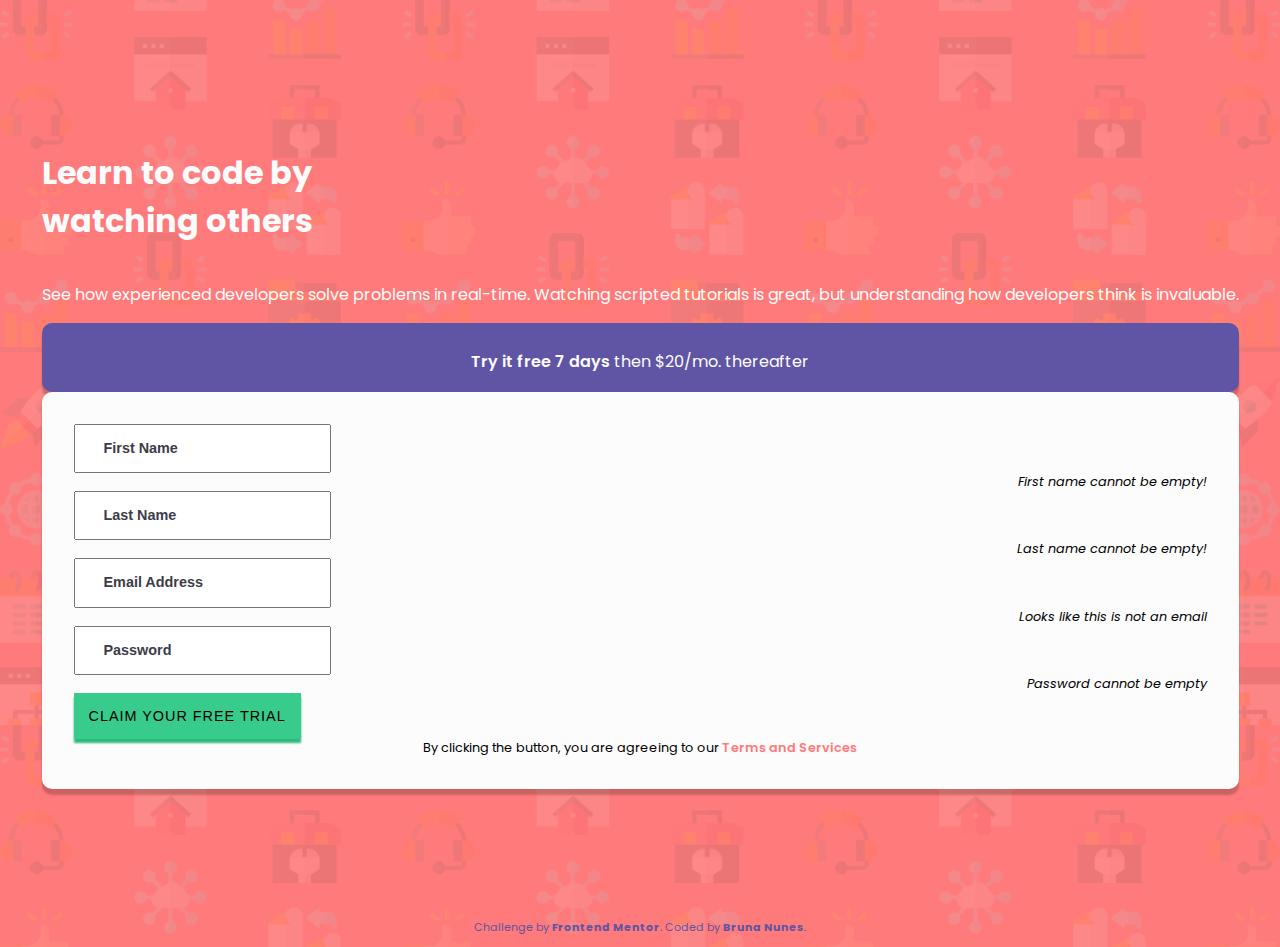
<file: desafio-06/index.html>
<!DOCTYPE html>
<html lang="en">
<head>
  <meta charset="UTF-8">
  <meta name="viewport" content="width=device-width, initial-scale=1.0"> <!-- displays site properly based on user's device -->

  <link rel="icon" type="image/png" sizes="32x32" href="./images/favicon-32x32.png">
  
  <title>Frontend Mentor | Intro component with sign up form</title>

  <link href="https://cdn.jsdelivr.net/npm/bootstrap@5.1.3/dist/css/bootstrap.min.css" rel="stylesheet" integrity="sha384-1BmE4kWBq78iYhFldvKuhfTAU6auU8tT94WrHftjDbrCEXSU1oBoqyl2QvZ6jIW3" crossorigin="anonymous">
  <link rel="stylesheet" type="text/css" href="style.css">
  
  <script src="index.js" defer></script>
  <script src="https://cdn.jsdelivr.net/npm/bootstrap@5.1.3/dist/js/bootstrap.bundle.min.js" integrity="sha384-ka7Sk0Gln4gmtz2MlQnikT1wXgYsOg+OMhuP+IlRH9sENBO0LRn5q+8nbTov4+1p" crossorigin="anonymous" defer></script>
  
  <style>
    
  </style>
</head>
<body>
  <div class="container mt-5 mt-md-5 mt-lg-0">
    <div class="row mt-5 mt-md-5 mt-lg-0 pb-5 pb-lg-0">
      <div class="left-side col-12 col-lg-6 align-items-center align-items-lg-start">
        <h1 class="mt-5 mt-md-5 mt-lg-0">Learn to code by <br>watching others</h1>
        <p class="mt-3 text-see-how">
          See how experienced developers solve problems in real-time. Watching scripted tutorials is great, 
          but understanding how developers think is invaluable.
        </p>
      </div>
      <div class="right-side col-12 col-lg-6 pb-5 pb-lg-0">
        <div class="try-free mt-3 mb-3">
          <p><span>Try it free 7 days </span>then $20/mo. thereafter</p>
        </div>
        <form class="needs-validation" novalidate>
          <div class="form-group mb-3">
            <input type="text" class="form-control" id="firstName" aria-describedby="firstName" placeholder="First Name" required>
            <div class="invalid-feedback">
              First name cannot be empty!
            </div>
          </div>
          <div class="form-group mb-3">
            <input type="text" class="form-control" id="lastName" aria-describedby="lastName" placeholder="Last Name" required>
            <div class="invalid-feedback">
              Last name cannot be empty!
            </div>
          </div>
          <div class="form-group mb-3">
            <input type="email" class="form-control" id="emailAdress" aria-describedby="emailAdress" placeholder="Email Address" required>
            <div class="invalid-feedback">
              Looks like this is not an email
            </div>
          </div>
          <div class="form-group mb-3">
            <input type="password" class="form-control" id="password" placeholder="Password" required>
            <div class="invalid-feedback">
              Password cannot be empty
            </div>
          </div>
          <button type="submit" class="btn btn-primary btn-submit mb-3 col-12">Claim your free trial</button>
          <div class="text-agreeing col-12">By clicking the button, you are agreeing to our <span>Terms and Services</span></div>
          
        </form>
      </div>
    </div>   
  </div>
  
  <footer class="mt-5">
    <p class="attribution">
      Challenge by <a href="https://www.frontendmentor.io?ref=challenge" target="_blank">Frontend Mentor</a>. 
      Coded by <a href="https://github.com/bruna-nunes">Bruna Nunes</a>.
    </p>
  </footer>
  
</body>
</html>
</file>
<file: style.css>
* {
    margin: 0;
    padding: 0;
}

body {
    font-family: 'Inter', sans-serif;
    background: rgb(0,118,200);
    background: linear-gradient(90deg, rgba(0,118,200,0.196516106442577) 11%, rgba(16,153,193,0.19931722689075626) 37%, rgba(222,0,255,0.2049194677871149) 100%);
}

.container-fluid {
    display: flex;
    justify-content: center;
    flex-direction: column;
    align-items: center;
}

.title {
    font-weight: 900;
    color: #9980FA;
    letter-spacing: 2px;
    word-spacing: 3px;
}

.card {
    border-radius: 10px;
}

label {
    padding: 3px 10px 3px 10px;
    border-radius: 15px;
}


.label-html {
    color: rgb(211, 81, 72);
    background-color: rgba(211, 81, 72, 0.267);
}

.label-css {
    color: rgb(35, 77, 190);
    background-color: rgba(35, 76, 190, 0.24);
}

.label-js {
    color: rgb(168, 129, 20);
    background-color: rgba(214, 179, 22, 0.295);
}

.label-vue {
    color: rgb(37, 139, 12);
    background-color: rgba(50, 168, 20, 0.274);
}


.btn-primary {
    margin-top: 20px;
    background-color: #9980FA;
    border: none;
    border-radius: 20px;
}

.btn-primary:hover {
    background-color: #8169e4;
}
</file>
<file: desafio-01/estilo.css>
@import url('https://fonts.googleapis.com/css2?family=Readex+Pro:wght@200;300;400;500;600;700&display=swap');


body {
    background-image: url("images/pattern-background-desktop.svg");
    font-family: 'Readex Pro', sans-serif;
    padding: 0;
    margin: 0;
}

.container{
    display: flex;
    height: 100vh;
    flex-direction: column;
    align-items: center;
    justify-content: space-around;
}

.card {
    width: 24vw;
    height: 480px;
    background-color: white;
    border-radius: 10px;
    -webkit-box-shadow: 5px 5px 30px -7px #a0a0a0; 
    box-shadow: 5px 5px 30px -7px #6e6e6e81;
}

.card-header {
    border-radius: 10px 10px 0px 0px;
    background-image: url("images/illustration-hero.svg");
    height: 32%;
    width: 100%;
    background-size: 100% 100%;
}

.card-body {
    display: flex;
    flex-direction: column;
    align-items: center;
}

.card-body p {
    max-width: 78%;
    text-align: center;
    font-size: 14px;
    color: rgb(133, 125, 161);
}
.card-body h1 {
    font-size: 22px;
    color: rgb(33, 18, 77);
}

.annual-plan {
    display: flex;
    justify-content: space-between;
    width:75%;
    background-color: rgb(248, 248, 248);
    border-radius: 10px;
    padding: 0px 20px 0px 20px;
    align-items: center;
}

.annual-plan p {
    text-align: justify;
    white-space: nowrap;
    padding-left: 10px;
}

.annual-plan a {
    font-size: 12px;
    font-weight: bold;
    color: #382AE1;
}

.p-annual-plan {
    color: rgb(33, 18, 77);
}

.flex-inline {
    display: flex;
    align-items: center;
    justify-content: space-between;
}
button {
    background-color: transparent;
    width: 80%;
    padding: 10px;
    border: none;
    border-radius: 10px;
    margin-bottom: 10px;
    color: #382AE1;
    font-family: 'Readex Pro', sans-serif;
    font-weight: 500;
    cursor: pointer;
}

.botao-roxo {
    background-color: #382AE1;
    color: rgb(236, 236, 236);
    margin-top: 20px;
    box-shadow: 5px 5px 30px -7px #6e6e6e81;
}


.attribution { 
    font-size: 11px; 
    text-align: center;
    margin-top: 10px;
}
.attribution a { 
    color: hsl(228, 45%, 44%); 
}

@media (max-width: 599px) { 
    .card {
        width: 85vw;
    }
    body {
        background-image: url("images/pattern-background-mobile.svg");
        
    }
}

@media (min-width: 600px) {  
    .card {
        width: 50vw;
    }
}

@media (min-width: 900px) {  
    .card {
        width: 30vw;
    }
}

@media (min-width: 1200px) {  
    .card {
        width: 24vw;
    }
}

@media (min-width: 1800px) { 
    .card {
        width: 20vw;
    }
}
</file>
<file: desafio-02/style.css>
@import url('https://fonts.googleapis.com/css2?family=Barlow:wght@100;200;300;400;500;600&display=swap');
@import url('https://fonts.googleapis.com/css2?family=Fraunces:ital,wght@0,700;0,900;1,700;1,900&display=swap');

:root {
    /* Cores primarias */
    --soft-red: rgb(254, 120, 103);
    --yellow: hsl(51, 100%, 49%);
    --dark-desaturated-cyan: hsl(167, 40%, 24%);
    --dark-blue: hsl(198, 62%, 26%);
    --dark-moderate-cyan: hsl(168, 34%, 41%);

    /* Cores neutras */
    --very-dark-desaturated-blue: hsl(212, 27%, 19%);
    --very-dark-grayish-blue: hsl(213, 9%, 39%);
    --dark-grayish-blue: hsl(232, 10%, 55%);
    --grayish-blue: hsl(210, 4%, 67%);
    --white: hsl(0, 0%, 100%);
}

* {
    margin: 0;
    padding: 0;
}

body {
    font-size: 18px;
    font-family: 'Barlow', sans-serif;
    min-height: 100vh;
    overflow-x: hidden;
}

.navbar-azul {
    background-color: #3EBEFF;
}

.nav-item {
    padding: 10px;
}

.nav-link {
    color: var(--white)!important;
    padding-left: 20px!important;
    padding-right: 20px!important;
}

.nav-link-contato {
    color: var(----very-dark-desaturated-blue)!important;
    background-color: var(--white)!important;
    border-radius: 25px;
}

.nav-link-contato:hover {
    background-color: #80D7FF!important;
    color: var(--white)!important;
}

.navbar-collapse {
    justify-content: flex-end;
}

.header {
    background-image: url("images/desktop/image-header.jpg");
    background-size: 100% 100%;
    width: 100%;
    height: 98vh;
    padding-top: 50px;
}
h1 {
    font-family: 'Fraunces', serif;
    text-transform: uppercase;
    color: var(--white);
    letter-spacing: 5px;
    text-align: center;
    font-size: 3.5rem;
}

h2 {
    font-family: 'Fraunces', serif;
    font-size: 3rem;
    max-width: 70%;
    font-weight: 900;
}

h3 {
    font-family: 'Fraunces', serif;
    font-size: 1.8rem;
    max-width: 70%;
    font-weight: 900;
    color: var(--dark-desaturated-cyan);
}

p {
    color: var(--dark-grayish-blue);
    font-weight: 500;
    max-width: 70%;
}

.leia-mais {
    font-family: 'Fraunces', serif;
    color: black;
    text-transform: uppercase;
    font-weight: 900;
    width: 70%;
    cursor: pointer
}

.leia-mais-transform::after {
    content: '';
    display: block;
    width: 140px;
    height:10px;
    background-color:rgb(253, 240, 170);
    margin: 0 auto;
    transition: 0.15s;
    margin-left: -1px;
    margin-top: -8px;
    border-radius: 5px;
}

.leia-mais-transform:hover::after {
    background-color: var(--yellow);
}

.leia-mais-stand::after {
    content: '';
    display: block;
    width: 140px;
    height:10px;
    background-color:rgb(253, 216, 211);
    margin: 0 auto;
    transition: 0.15s;
    margin-left: -1px;
    margin-top: -8px;
    border-radius: 5px;
}

.leia-mais-stand:hover::after {
    background-color: var(--soft-red);
}

.header img {
    margin-left: 50vw!important;
    margin-top: 30vh;
}

.section-texto {
    background-color: var(--white);
    min-height: 80vh;
    display: flex;
    flex-direction: column;
    justify-content: center;
}

.section-foto {
    min-height: 80vh;
    padding: 0;
}

.section-graphic-design {
    background-image: url("images/desktop/image-graphic-design.jpg");
}
.section-photography {
    background-image: url("images/desktop/image-photography.jpg");
}
.section-graphic-design, .section-photography {
    min-height: 80vh;
    padding: 0;
    display: flex;
    flex-direction: column;
    justify-content: flex-end;
    align-items: center;
    text-align: center;
    padding-bottom: 30px;
}

.section-graphic-design p, .section-photography p {
    max-width: 60%;
    color: var(--dark-desaturated-cyan);
}
.section-foto img {
    width: 100%;
}

.testemunhos {
    width: 90%;
    display: flex;
    justify-content: center;
    margin-left: auto;
    margin-right: auto;
    min-height: 70vh;
}

.titulo-testemunhos {
    font-family: 'Fraunces', serif;
    font-size: 1rem!important;
    font-weight: 900;
    color: var(--grayish-blue);
    text-align: center!important;
    letter-spacing: 5px;
}

.testemunho {
    display: flex;
    flex-direction: column;
    align-items: center;
    justify-content: center;
    text-align: center;
}

.p-testemunho {
    max-width: 90%;
    font-size:1.1rem;
    margin-top: 40px
}

.testemunho img{
    width: 70px;
    height: 70px;
    border-radius: 40px;
}

.autor-testemunho {
    font-family: 'Fraunces', serif;
    font-weight: 900;
    color: black;
    margin-top: 30px;
}

.cargo-testemunho {
    color: var(--grayish-blue)!important;
    margin-top: -10px
}

.section-galeria {
    padding: 0;
}

.section-galeria img {
    width: 100%;
}

footer {
    background-color: rgb(127, 211, 194);
    width: 100%;
    height: 280px;
    display: flex;
    flex-direction: column;
    flex-wrap: wrap;
    justify-content: space-around;
    align-items: center;
    color: var(--dark-moderate-cyan)!important;
    font-weight: 900;
}

.logo-rodape {
    fill: green;
}


.redes-sociais {
    width: 10%;
    display: flex;
    justify-content: space-between;
    cursor: pointer;
}

.itens-rodape {
    max-width: 100%;
    display: flex;
    justify-content: center;
    
}
.itens-rodape p {
    color: var(--dark-moderate-cyan);
}

.itens-rodape p:hover {
    color: var(--white);
    cursor: pointer;
}
a {
    font-weight: 900!important;
    color: var(--dark-grayish-blue)!important;
    text-decoration: none;
}

.image-desktop {
    display: block;
}

.image-mobile {
    display: none;
}

@media (max-width: 767px) {
    .image-desktop {
        display: none;
    }

    .image-mobile {
        display: block;
    }
    
    .header {
        background-image: url("images/mobile/image-header.jpg");
        height: 90vh;
    }

    h1 {
        font-size: 2.8rem;
    }
    
    h2 {
        font-size: 2.3rem;
    }
    
    h3 {
        font-size: 1.2rem;
    }

    .section-texto {
        order:2;
    }

    .section-foto {
        order: 1;
        min-height: 50vh;
    }

    .section-graphic-design {
        background-image: url("images/mobile/image-graphic-design.jpg");
        background-size: 100%;
    }
    .section-photography {
        background-image: url("images/mobile/image-photography.jpg");
        background-size: 100%;
    }

    .section-graphic-design, .section-photography {
        min-height: 90vh;
    }

    .testemunho {
       margin-top: 50px;
    }

    .redes-sociais {
        width: 50%;
    }
   
 }
</file>
<file: desafio-03/style.css>
@import url('https://fonts.googleapis.com/css2?family=Inter:wght@400;700&display=swap');
/* font-family: 'Inter', sans-serif; */
:root {

    /* Cores primarias */
    --lime-green: hsl(163, 72%, 41%);
    --bright-red: hsl(356, 69%, 56%);
    --facebook: hsl(208, 92%, 53%);
    --twitter: hsl(203, 89%, 53%);
    --instagram: hsl(28, 100%, 47%);
    --youtube: hsl(348, 97%, 39%);

    --bg-color: hsl(0, 0%, 100%);
    --top-bg: hsl(225, 100%, 98%);
    --card-bg: hsl(227, 47%, 96%);
    --text-color: hsl(228, 12%, 44%);
    --text-color2: hsl(230, 17%, 14%);
    
}

.dark-mode:root {
    --bg-color: hsl(230, 17%, 14%);
    --top-bg: hsl(232, 19%, 15%);
    --card-bg: hsl(228, 28%, 20%);
    --text-color: hsl(228, 34%, 66%);
    --text-color2: hsl(0, 0%, 100%);
}

/*toggle-theme theme */
/*slider switch css */
.theme-switch-wrapper {
  display: flex;
  align-items: center;
}
.theme-switch {
  display: inline-block;
  height: 34px;
  position: relative;
  width: 60px;
}

.theme-switch input {
  display:none;
}

.slider {
  background-color: #ccc;
  bottom: 0;
  cursor: pointer;
  left: 0;
  position: absolute;
  right: 0;
  top: 0;
  transition: .4s;
}

.slider:before {
  background-color: #fff;
  bottom: 4px;
  content: "";
  height: 26px;
  left: 4px;
  position: absolute;
  transition: .4s;
  width: 26px;
}

input:checked + .slider {
  background-color: var(--lime-green);
}

input:checked + .slider:before {
  transform: translateX(26px);
}

.slider.round {
  border-radius: 34px;
}

.slider.round:before {
  border-radius: 50%;
}

.p-dark-model {
    color: var(--text-color)
}

* {
    margin: 0;
    padding: 0;
}

body {
    font-family: 'Inter', sans-serif;
    background-color: var(--bg-color);
}

.container {
    padding-top: 30px;
}

.header {
    display: flex;
    justify-content: space-between;
    align-items: center;
}

h1 {
    font-weight: 700;
    font-size: 2rem;
    color: var(--text-color2);
}

h3 {
    color: var(--text-color);
    font-weight: 700;
    font-size: 1.5rem;
}

.total-followers {
    color: var(--text-color);
    font-weight: 700;
    margin-top: -8px;
}

.followers-facebook, .followers-twitter, .followers-instagram, .followers-youtube {
    background-color: var(--card-bg);
    border-radius: 5px;
    display: flex;
    justify-content: center;
    align-items: center;
    flex-direction: column;
    padding: 3%
}

.followers-facebook {
    border-top: 5px solid var(--facebook);
}

.followers-twitter {
    border-top: 5px solid var(--twitter);
}

.followers-instagram {
    border-top: 5px solid var(--instagram);
}

.followers-youtube {
    border-top: 5px solid var(--youtube);
}

.user-rede-social {
    display: flex;
    align-items: flex-start;
    width: 60%;
    height: 20px;
    justify-content: center;
    margin-top: 20px;
}

.user-card {
    padding-left: 10px;
    font-weight: 700;
    color: var(--text-color);
    margin-top: -2px;
}

.number-followers {
    font-size: 4rem;
    font-weight: 700;
    margin-top: 15px;
    color: var(--text-color2)
}

.text-followers {
    text-transform: uppercase;
    color: var(--text-color);
    letter-spacing: 5px;
}

.card-up, .overview-up {
    color: var(--lime-green);
    font-weight: 700;
    font-size: 0.8rem;
}

.card-down, .overview-down {
    color: var(--bright-red);
    font-weight: 700;
    font-size: 0.8rem;
}

.statistic-card{
    display: flex;
    align-items: center;
    justify-content: center;
}

.overview-card {
    background-color: var(--card-bg);
    border-radius: 5px;
    padding: 10px 20px 10px 20px;
}

.line-overview-card {
    width: 100%;
    display: flex;
    justify-content: space-between;
    align-items: center;
    margin-top: 10px;
}

.text-overview {
    color: var(--text-color);
    font-weight: 700;
    font-size: 0.9rem;
}

.number-overview {
    font-size: 1.2rem;
    color: var(--text-color2);
    font-weight: 700;
    font-size: 1.8rem;
}

.attribution { 
    font-size: 11px;
    text-align: center;
    color: var(--text-color)
}
    
.attribution a { 
    color: var(--bright-red); 
}
</file>
<file: desafio-06/style.css>
@import url('https://fonts.googleapis.com/css2?family=Poppins:wght@400;500;600;700&display=swap');
/* font-family: 'Poppins', sans-serif; */

:root {
    --red: hsl(0, 100%, 74%);
    --green: hsl(154, 59%, 51%);
    --blue: hsl(248, 32%, 49%);
    --dark-blue: hsl(249, 10%, 26%);
    --grayish-blue: hsl(246, 25%, 77%);
    --white: hsl(0, 0%, 99%);
}

body {
    background-image: url("images/bg-intro-desktop.png");
    background-size: 100%;
    background-color: var(--red);
    font-family: 'Poppins', sans-serif;
}

.container {
    height: 100vh;
    display: flex;
    justify-content: center;
    align-items: center;
}

.left-side {
    display: flex;
    flex-direction: column;
    justify-content: center;
}

.right-side {
    display: flex;
    flex-direction: column;
    justify-content: space-between;
}

h1, p {
    color: var(--white);
}

h1 {
    font-weight: 700;
}

.text-see-how {
    text-align: center;
}


.try-free {
    display: flex;
    justify-content: center;
    background-color: var(--blue);
    border-radius: 10px;
    padding-top: 10px;
    padding-bottom: 2px;
    text-align: center;
    -webkit-box-shadow: 0px 8px 2px 0px rgba(0, 0, 0, 0.274);
    box-shadow: 0px 6px 2px 0px rgba(0, 0, 0, 0.199);
    
}

.try-free p {
    width: 80%;
}

@media (min-width: 992px) {
    .text-see-how {
        text-align: left;
    }

    .try-free p {
    width: 100%;
}

}

.try-free span{
    font-weight: 600;
}

form {
    background-color: var(--white);
    padding: 2rem;
    border-radius: 10px;
    -webkit-box-shadow: 0px 8px 2px 0px rgba(0, 0, 0, 0.274);
    box-shadow: 0px 6px 2px 0px rgba(0, 0, 0, 0.199);
}

input::placeholder {
    color: var(--dark-blue);
    font-weight: 600;
    font-size: 0.9rem;
}

.form-control {
    font-weight: 600;
    line-height: 2.3;
    padding: 0.375rem 1.75rem;
    font-size: 0.9rem;
}


.form-control:focus {
    border: 1px solid var(--blue);
    box-shadow: none;
}


.btn-submit {
    background-color: var(--green);
    border: none;
    text-transform: uppercase;
    font-weight: 500;
    letter-spacing: 1px;
    font-size: 0.9rem;
    padding: 15px;
    -webkit-box-shadow: 0px 4px 2px 0px hsl(154, 60%, 45%);
    box-shadow: 0px 4px 2px 0px hsl(154, 60%, 45%);
}

.btn-submit:hover, .btn-submit:visited, .btn-submit:active, .btn-submit:link, .btn-submit:checked, .btn-submit:focus {
    background-color: hsl(154, 63%, 59%)!important;
    -webkit-box-shadow: 0px 4px 2px 0px hsl(154, 60%, 45%);
    box-shadow: 0px 4px 2px 0px hsl(154, 60%, 45%);
}


.text-agreeing {
    text-align: center;
    font-size: 0.8rem;
}

.text-agreeing span {
    font-weight: 600;
    color: var(--red);
    cursor: pointer;
}

.invalid-feedback {
    text-align: end;
    font-style: italic;
    font-size: 0.8rem;
}

.was-validated #emailAdress::placeholder {
    color: var(--red);
}

.form-control.is-invalid, .was-validated .form-control:invalid {
    background-image: url("images/icon-error.svg");
    border: 1px solid var(--red);
}

.attribution { 
    font-size: 11px;
    text-align: center;
    color: var(--blue)
}

.attribution a { 
    color: var(--blue);
    text-decoration: none;
    font-weight: 700;
    cursor: pointer
}
</file>
